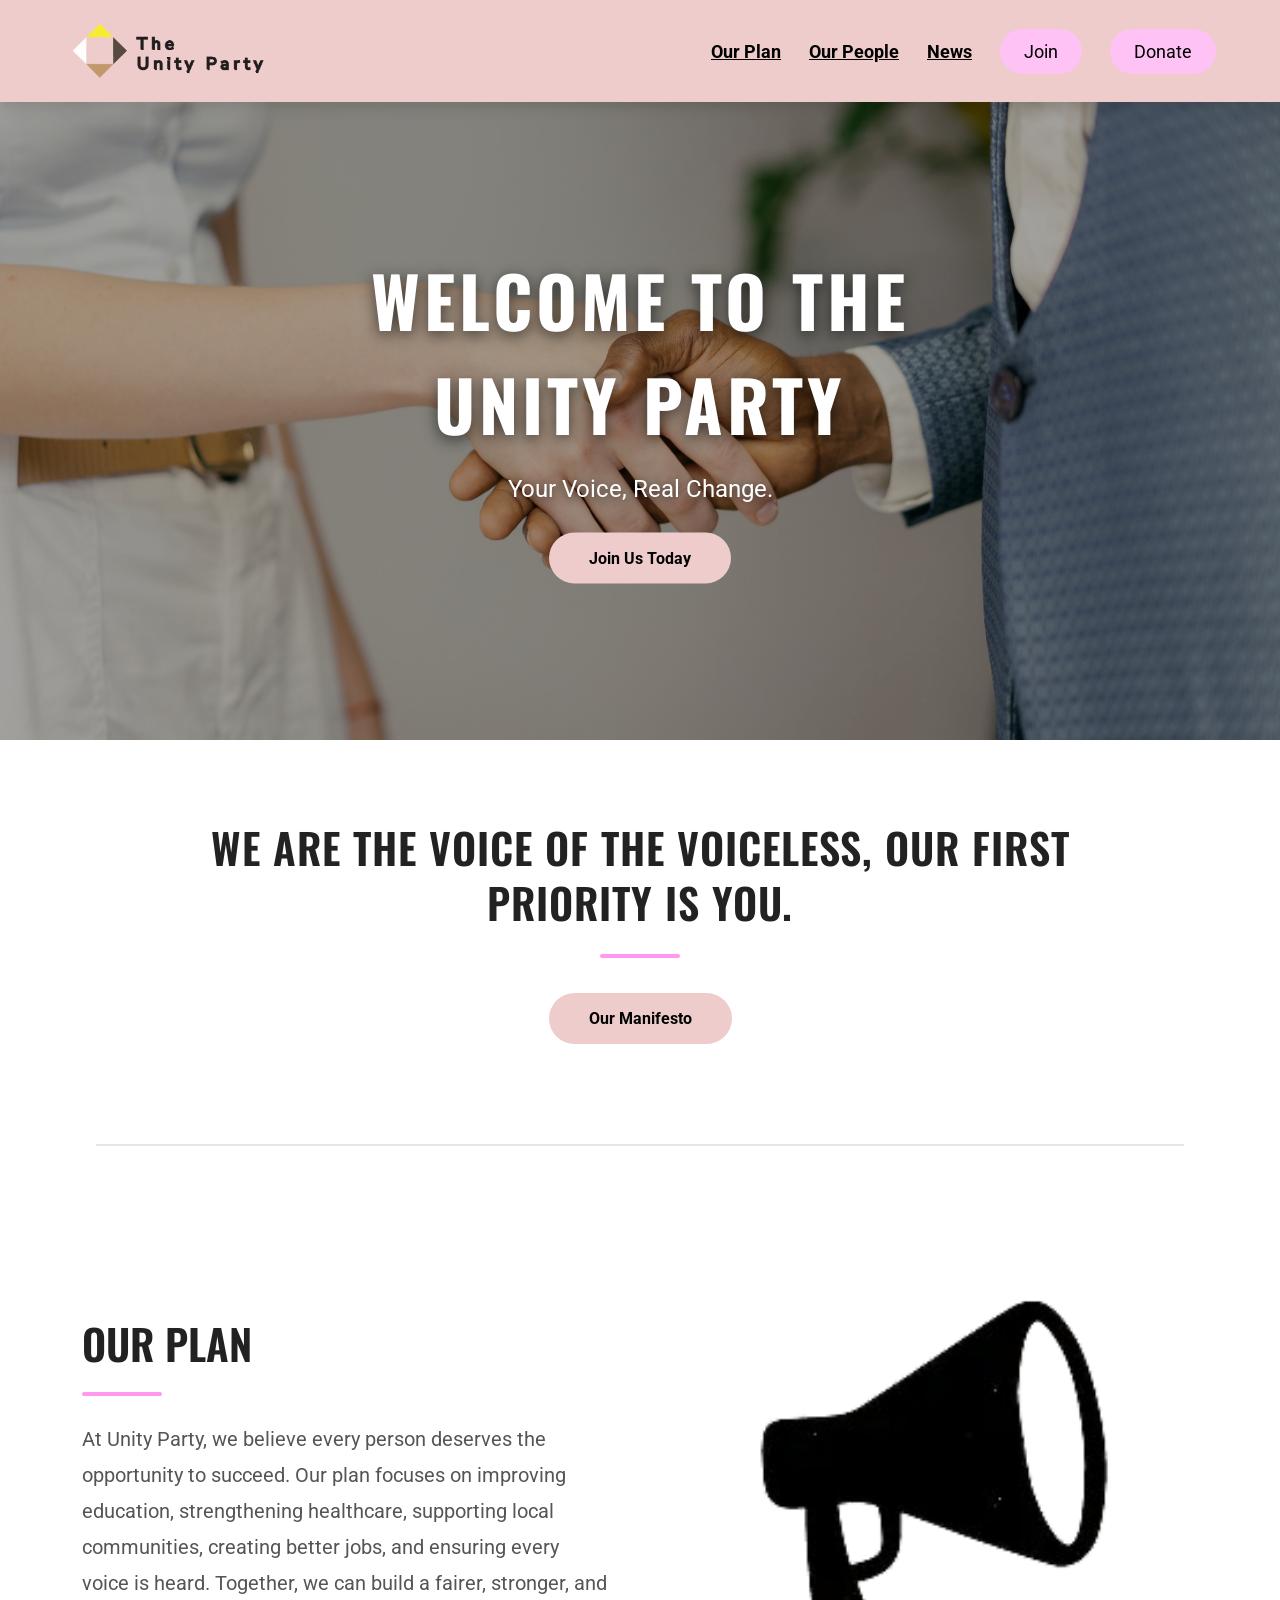
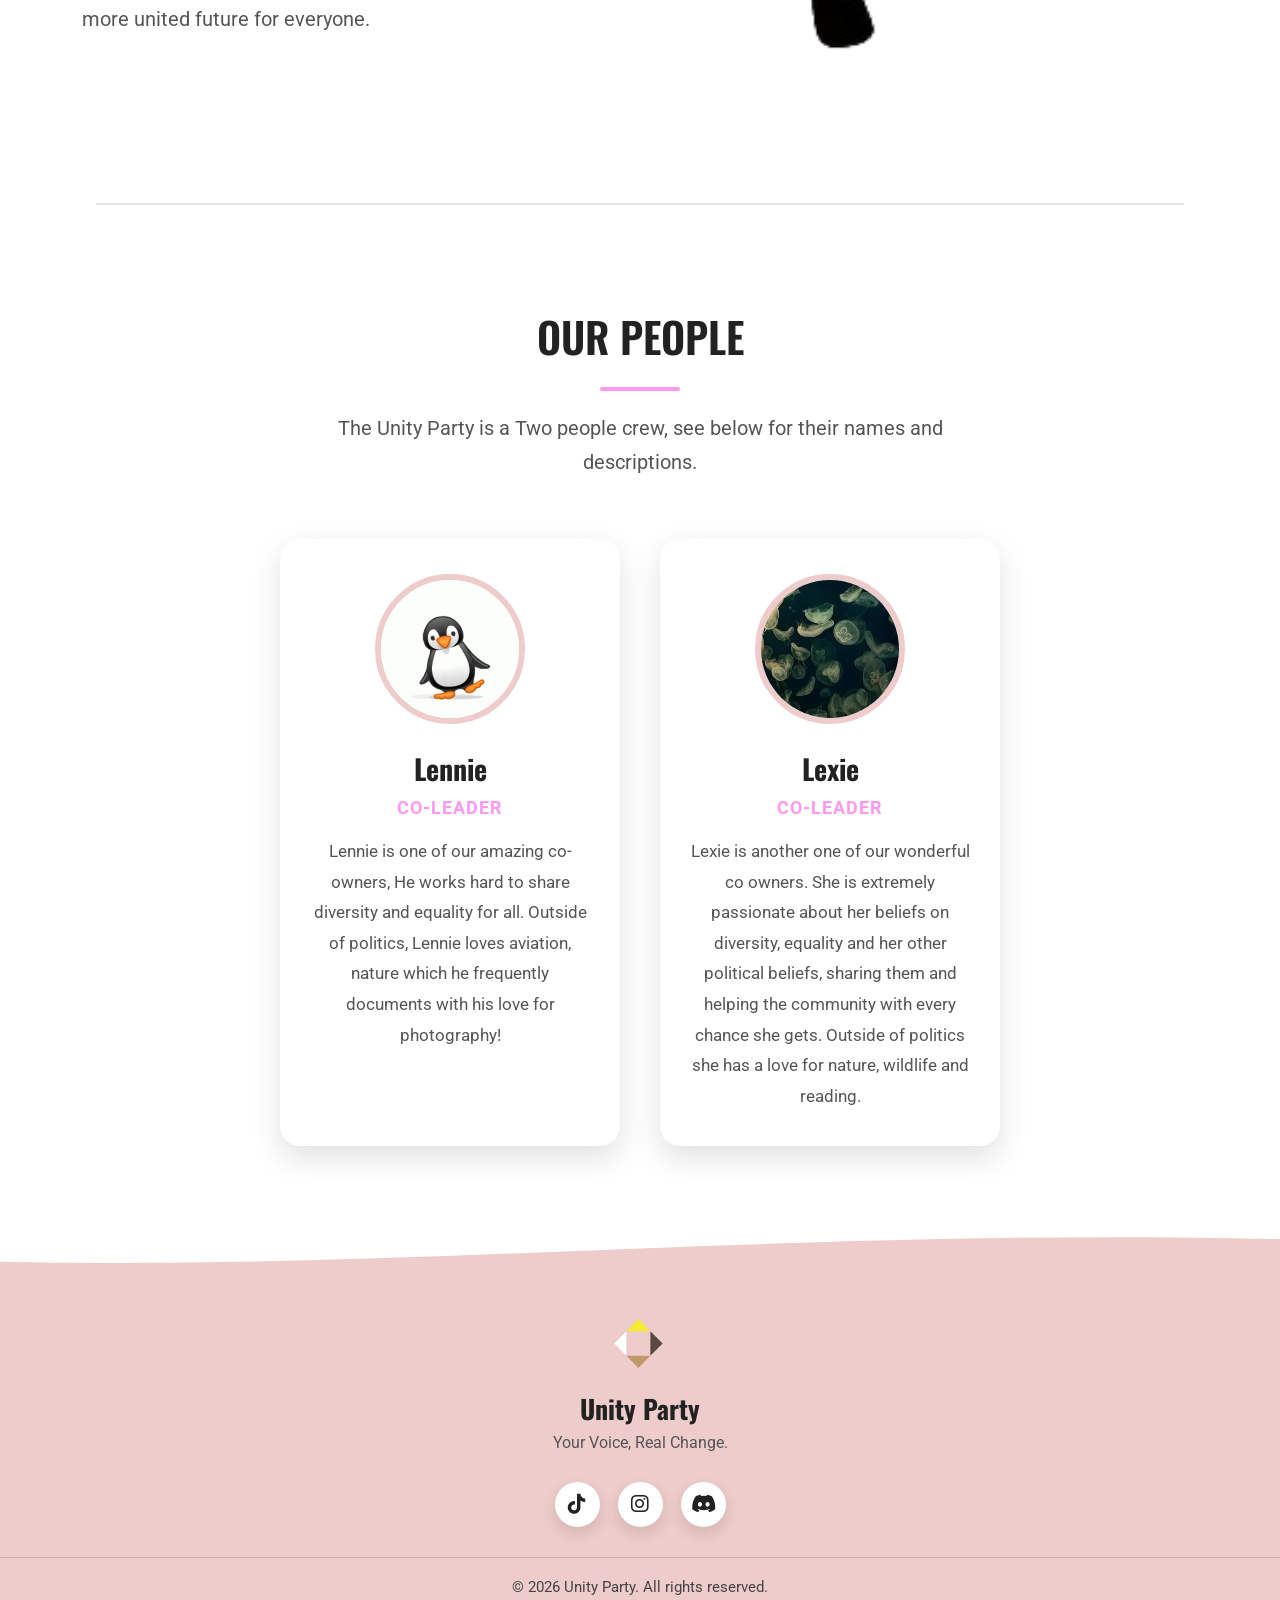
<file: index.html>
<!DOCTYPE html>
<html lang="en">

<head>
    <meta charset="UTF-8">
    <meta name="viewport" content="width=device-width, initial-scale=1.0">

    <title>Unity Party | Home </title>

    <link rel="stylesheet" href="style.css">
    <link rel="icon" type="image/png" href="Images/image2.png">

    <!-- Google Fonts -->
    <link href="https://fonts.googleapis.com/css2?family=Oswald:wght@400;600&family=Roboto:wght@300;400;500&display=swap" rel="stylesheet">
<link rel="stylesheet" href="https://cdnjs.cloudflare.com/ajax/libs/font-awesome/6.5.2/css/all.min.css">
</head>

<body>


<header>

    <div class="container nav">

        <a href="index.html" class="logo">
    <img src="Images/image.png" alt="Unity Party Logo">
</a>


        <!-- Burger Menu -->
        <div class="menu-toggle" id="menu-toggle">
            ☰
        </div>


        <!-- Navigation -->
        <nav id="nav-menu">

            <a href="#our-plan" id="about-link">Our Plan</a>

            <a href="#our-team">Our People</a>

            <a href="#">News</a>

            <a href="https://discord.gg/X6yXEaePAM" class="join">
                Join
            </a>

            <a href="https://tinyurl.com/ypsz2ztv" class="donate">
    Donate
</a>


        </nav>

    </div>

</header>



<!-- Hero Section -->

<section class="hero">

    <img src="Images/hero.png" alt="Unity Party Hero Image">


    <div class="hero-overlay">

        <h2>
            Welcome to the<br>
            Unity Party
        </h2>


        <p>
            Your Voice, Real Change.
        </p>


        <a href="https://discord.gg/X6yXEaePAM" target="_blank" rel="noopener noreferrer" class="hero-btn">
    Join Us Today
</a>


    </div>

</section>



<!-- Intro Section -->

<section class="intro">

    <h3>
        We are the voice of the voiceless, our first priority is you.
    </h3>


    <a href="manifesto.html" class="hero-btn">
    Our Manifesto
</a>

</section>



<!-- Divider -->

<hr class="section-divider">



<!-- Our Plan Section -->

<section class="our_plan" id="our-plan" style="scroll-margin-top:90px;">

    <div class="container plan-content">


        <!-- Text -->

        <div class="plan-text">

            <h3>
                Our Plan
            </h3>


            <p>
                At Unity Party, we believe every person deserves the opportunity to
                succeed. Our plan focuses on improving education, strengthening
                healthcare, supporting local communities, creating better jobs, and
                ensuring every voice is heard. Together, we can build a fairer,
                stronger, and more united future for everyone.
            </p>


        </div>



        <!-- Image -->

        <div class="plan-image">

            <img src="Images/MegaPhone.png" alt="Megaphone">

        </div>


    </div>

</section>

<hr class="section-divider">

<section class="team" id="our-team">

    <div class="container">

        <div class="team-heading">

            <h3>Our People</h3>

            <p>
                The Unity Party is a Two people crew, see below for their names and descriptions.
            </p>

        </div>

        <div class="team-grid">

            <!-- Profile 1 -->
            <div class="profile-card">

                <img src="Images/Lennie.gif" alt="Co-Founder 1">

                <h4>Lennie</h4>

                <h5>Co-Leader</h5>

                <p>
                    Lennie is one of our amazing co-owners, He works hard to share diversity and equality for all.
                    Outside of politics, Lennie loves aviation, nature which he frequently documents with his love for photography!
                </p>

            </div>

            <!-- Profile 2 -->
            <div class="profile-card">

                <img src="Images/Lexie.webp" alt="Co-Founder 2">

                <h4>Lexie</h4>

                <h5>Co-Leader</h5>

                <p>
                    Lexie is another one of our wonderful co owners. 
                    She is extremely passionate about her beliefs on diversity, equality and her other political beliefs, 
                    sharing them and helping the community with every chance she gets. Outside of politics she has a love for nature, wildlife and reading.
                </p>

            </div>

        </div>

    </div>

</section>



<!-- Burger Menu Script -->

<script>

const menuToggle = document.getElementById("menu-toggle");
const navMenu = document.getElementById("nav-menu");

menuToggle.addEventListener("click", () => {
    navMenu.classList.toggle("active");
});


const aboutLink = document.getElementById("about-link");

aboutLink.addEventListener("click", function(e){

    e.preventDefault();

    document.querySelector("#our-plan").scrollIntoView({
        behavior: "smooth",
        block: "start"
    });

});


</script>

<div class="footer-divider">
    <svg viewBox="0 0 1440 160" preserveAspectRatio="none">
        <path
d="M0,95 C450,120 900,5 1440,35 L1440,160 L0,160 Z"
fill="#EDCCCB">
</path>
    </svg>
</div>


<footer class="footer">

    <div class="container footer-content">

        <div class="footer-logo">
            <img src="Images/image2.png" alt="Unity Party Logo">
            <div>
                <h2>Unity Party</h2>
                <p>Your Voice, Real Change.</p>
            </div>
        </div>

        <div class="footer-socials">

            <a href="https://www.tiktok.com/@partyforunity" aria-label="TikTok">
                <i class="fab fa-tiktok"></i>
            </a>

            <a href="https://www.instagram.com/theunityparty__/" aria-label="Instagram">
                <i class="fab fa-instagram"></i>
            </a>

            <a href="https://discord.gg/k3SNpj9Q53" aria-label="Discord">
                <i class="fab fa-discord"></i>
            </a>

        </div>

    </div>

    <hr>

    <div class="footer-bottom">
        <p>© 2026 Unity Party. All rights reserved.</p>
    </div>

</footer>


</body>

</html>
</file>
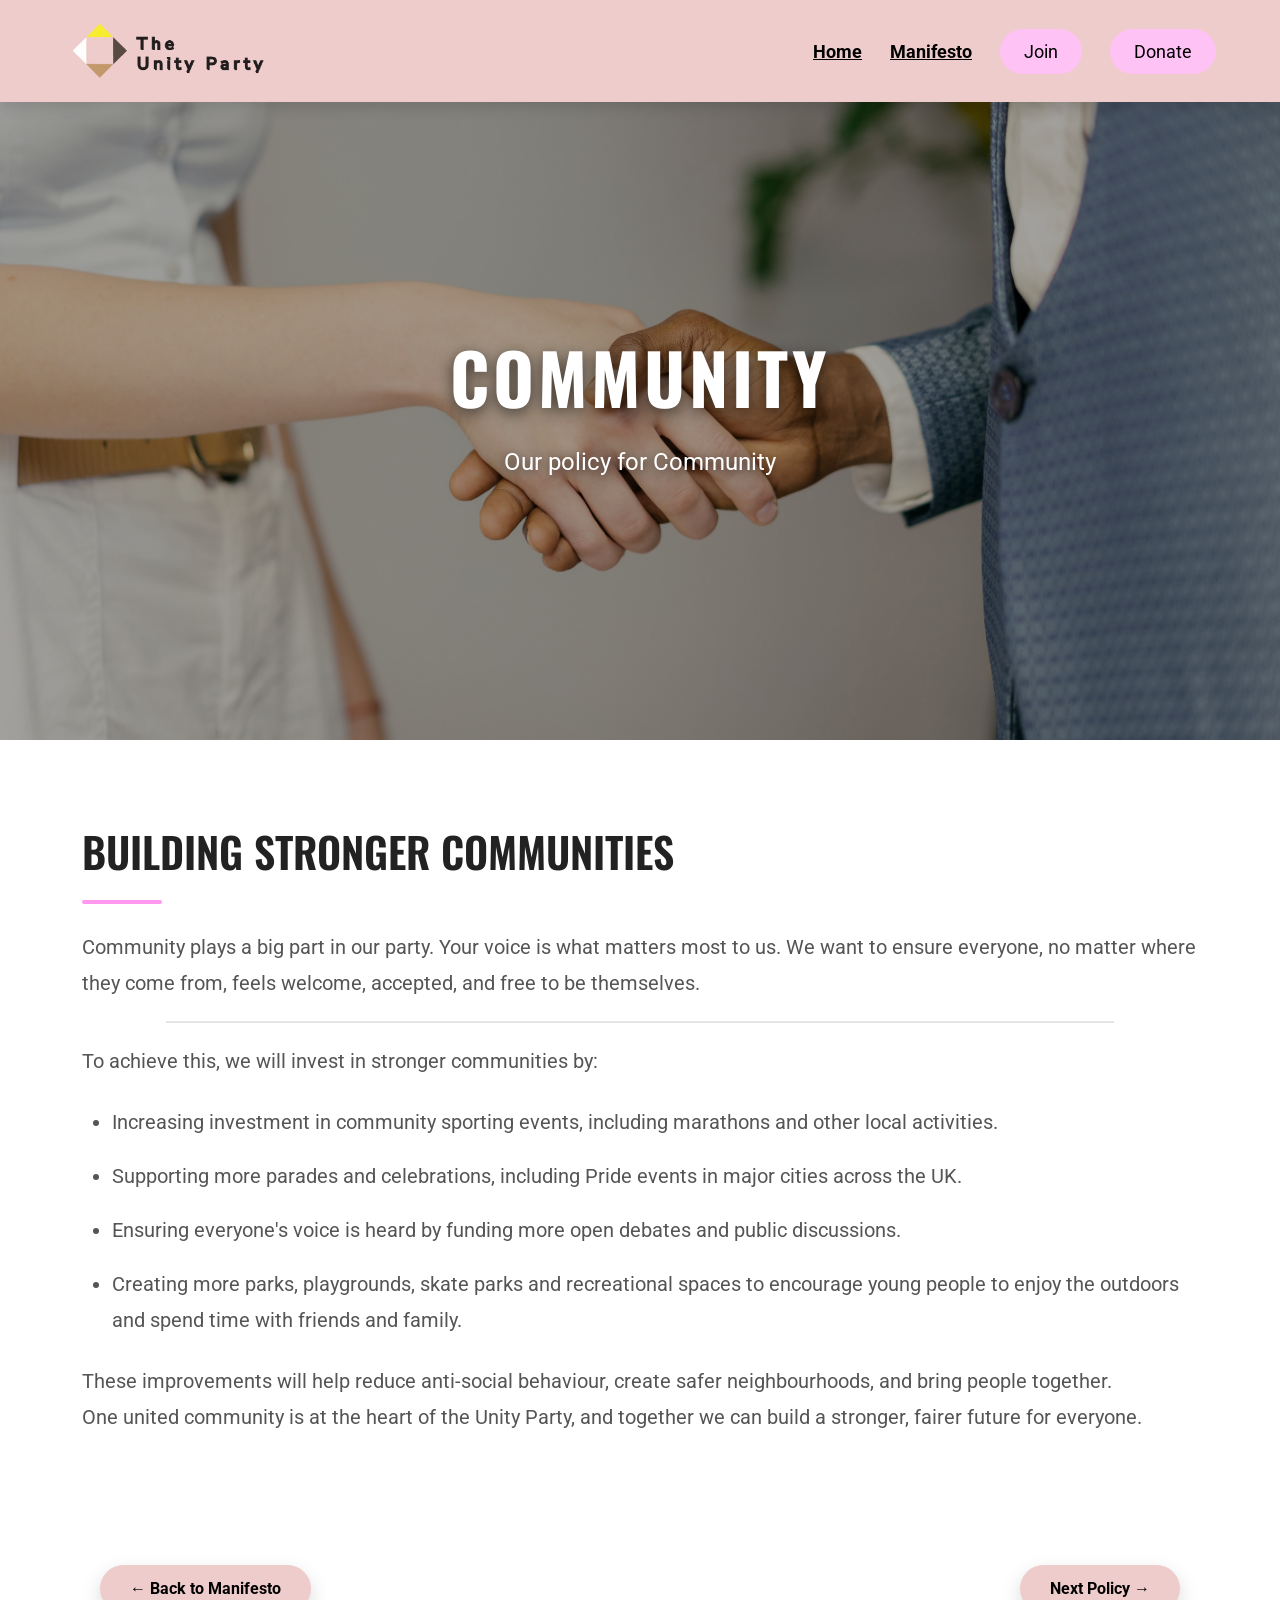
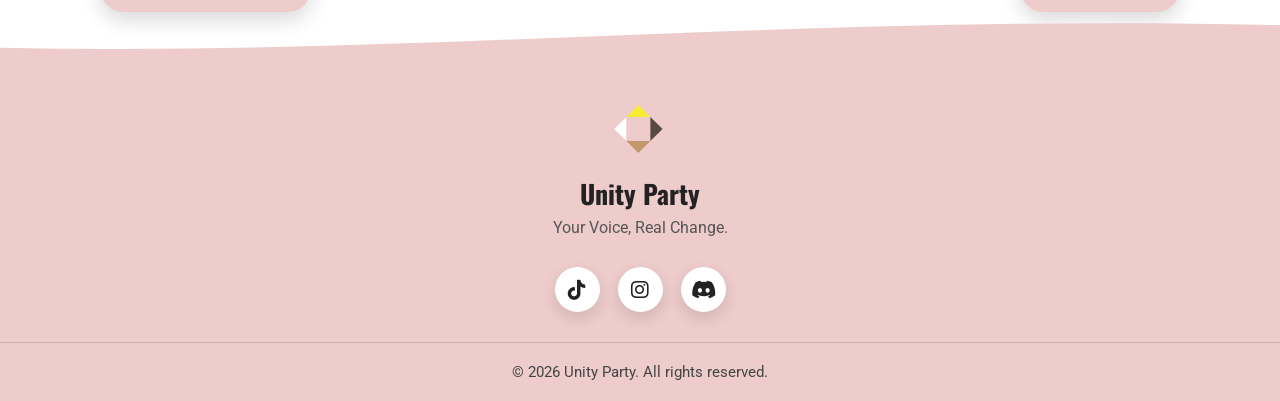
<file: community.html>
<!DOCTYPE html>
<html lang="en">

<head>
    <meta charset="UTF-8">
    <meta name="viewport" content="width=device-width, initial-scale=1.0">

    <title>Unity Party | Community</title>

    <link rel="stylesheet" href="style.css">
    <link rel="icon" type="image/png" href="Images/image2.png">

    <!-- Google Fonts -->
    <link href="https://fonts.googleapis.com/css2?family=Oswald:wght@400;600&family=Roboto:wght@300;400;500&display=swap" rel="stylesheet">
    <link rel="stylesheet" href="https://cdnjs.cloudflare.com/ajax/libs/font-awesome/6.5.2/css/all.min.css">
</head>

<body>

<header>

      <div class="container nav">

        <a href="index.html" class="logo">
            <img src="Images/image.png" alt="Unity Party Logo">
        </a>

        <!-- Burger Menu -->
        <div class="menu-toggle" id="menu-toggle">
            ☰
        </div>

        <!-- Navigation -->
        <nav id="nav-menu">

            <a href="index.html"> Home </a>

            <a href="manifesto.html">Manifesto </a>


            <a href="https://discord.gg/X6yXEaePAM" class="join">
                Join
            </a>

            <a href="https://tinyurl.com/ypsz2ztv" class="donate">
                Donate
            </a>

        </nav>

    </div>

</header>

<!-- Hero Section -->

<section class="hero">

    <img src="Images/hero.png" alt="Unity Party Community">

    <div class="hero-overlay">

        <h2>
            
            Community<br>
        </h2>

        <p>
            Our policy for Community
        </p>

        

    </div>

</section>

<!-- Page Content -->

<main style="min-height: 80vh;">

<section class="our_plan" id="our-plan" style="scroll-margin-top:90px;">

    <div class="container plan-content">


        <!-- Text -->

        <div class="plan-text">

            


           <h3>Building Stronger Communities</h3>

<p>
    Community plays a big part in our party. Your voice is what matters most to us.
    We want to ensure everyone, no matter where they come from, feels welcome,
    accepted, and free to be themselves.

</p>
<hr class="section-divider">
<p>
    To achieve this, we will invest in stronger communities by:
</p>

<ul class="community-list">
    <li>Increasing investment in community sporting events, including marathons and other local activities.</li>

    <li>Supporting more parades and celebrations, including Pride events in major cities across the UK.</li>

    <li>Ensuring everyone's voice is heard by funding more open debates and public discussions.</li>

    <li>Creating more parks, playgrounds, skate parks and recreational spaces to encourage young people to enjoy the outdoors and spend time with friends and family.</li>
</ul>

<p>
    These improvements will help reduce anti-social behaviour, create safer
    neighbourhoods, and bring people together.
</p>

<p>
    One united community is at the heart of the Unity Party, and together we
    can build a stronger, fairer future for everyone.
</p>




        </div>


    </div>

</section>


<div class="policy-navigation">

    <a href="manifesto.html" class="policy-btn">
        ← Back to Manifesto
    </a>

    <a href="housing.html" class="policy-btn">
        Next Policy →
    </a>

</div>




    
</main>

<!-- Burger Menu Script -->
<script>
const menuToggle = document.getElementById("menu-toggle");
const navMenu = document.getElementById("nav-menu");

menuToggle.addEventListener("click", () => {
    navMenu.classList.toggle("active");
});
</script>

<div class="footer-divider">
    <svg viewBox="0 0 1440 160" preserveAspectRatio="none">
        <path
            d="M0,95 C450,120 900,5 1440,35 L1440,160 L0,160 Z"
            fill="#EDCCCB">
        </path>
    </svg>
</div>

<footer class="footer">

    <div class="container footer-content">

        <div class="footer-logo">
            <img src="Images/image2.png" alt="Unity Party Logo">
            <div>
                <h2>Unity Party</h2>
                <p>Your Voice, Real Change.</p>
            </div>
        </div>

        <div class="footer-socials">

            <a href="https://www.tiktok.com/@partyforunity" aria-label="TikTok">
                <i class="fab fa-tiktok"></i>
            </a>

            <a href="https://www.instagram.com/theunityparty__/" aria-label="Instagram">
                <i class="fab fa-instagram"></i>
            </a>

            <a href="https://discord.gg/k3SNpj9Q53" aria-label="Discord">
                <i class="fab fa-discord"></i>
            </a>

        </div>

    </div>

    <hr>

    <div class="footer-bottom">
        <p>© 2026 Unity Party. All rights reserved.</p>
    </div>

</footer>

</body>

</html>
</file>
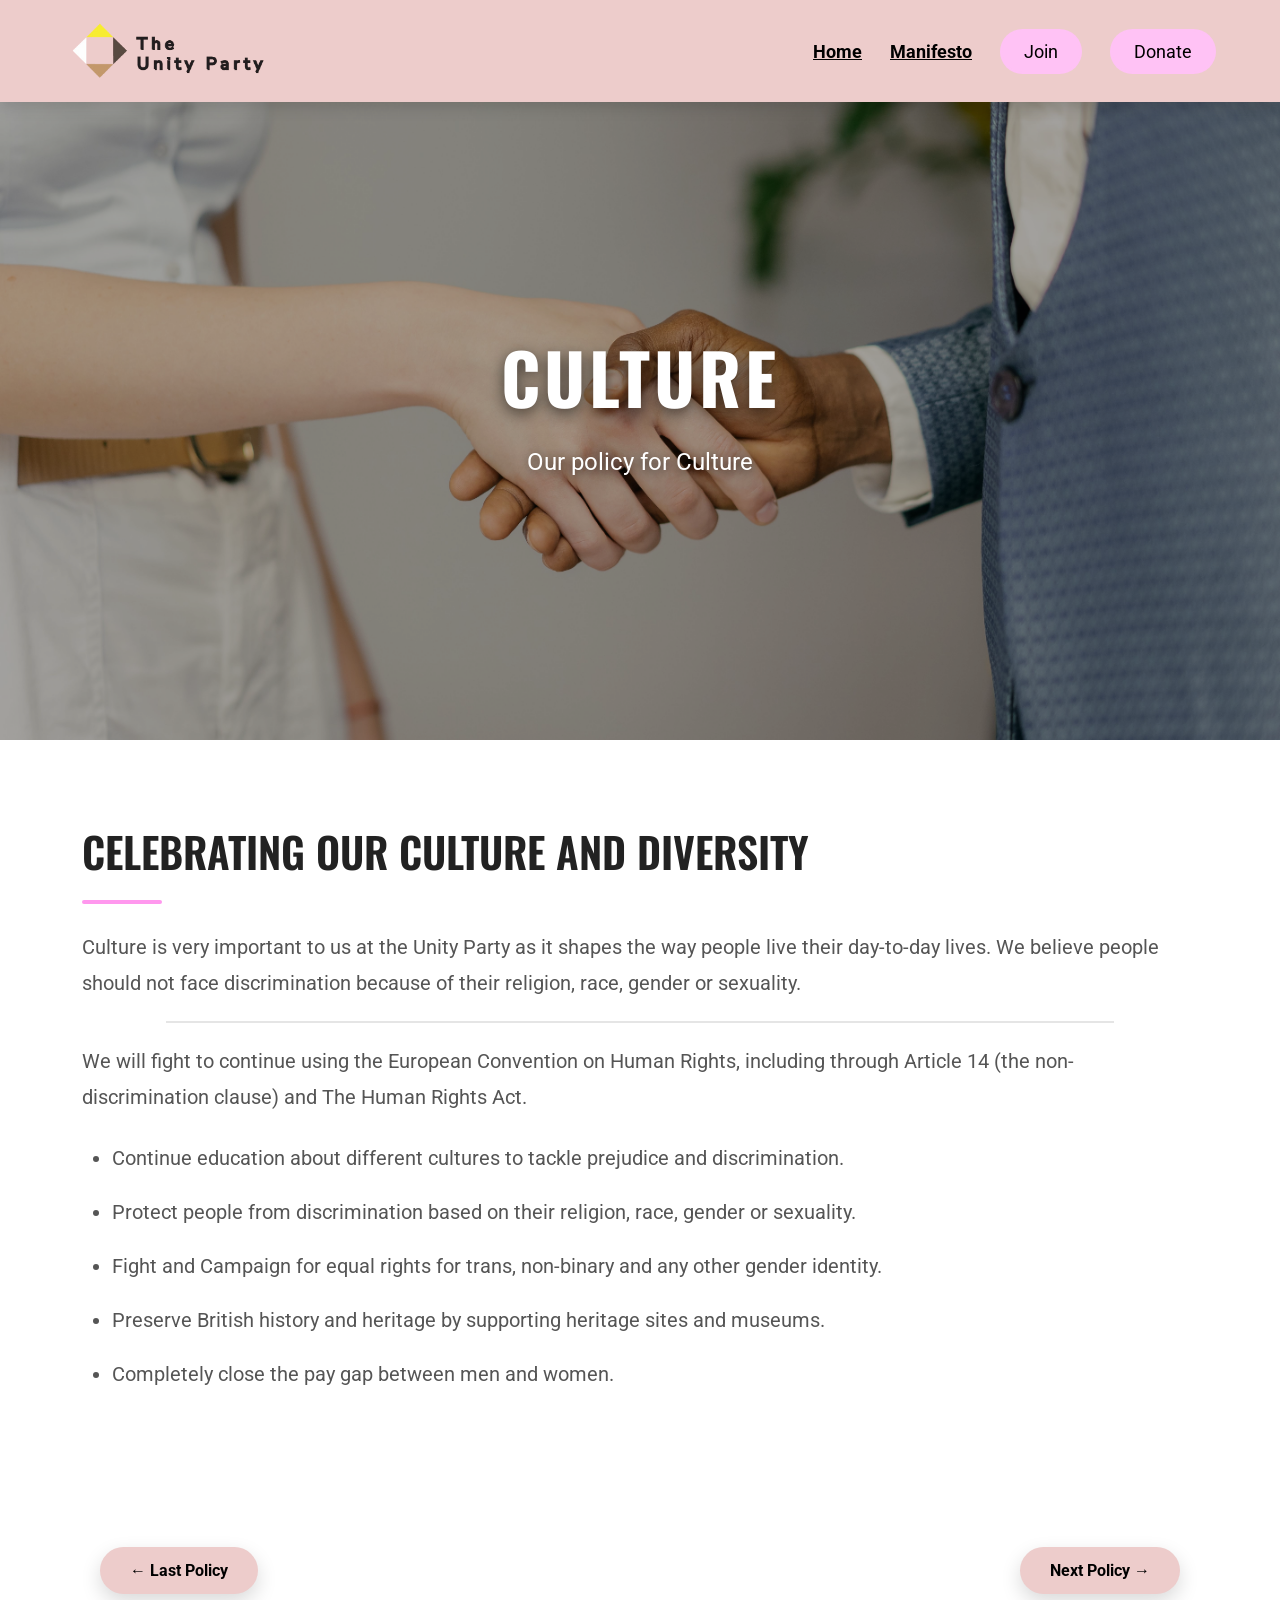
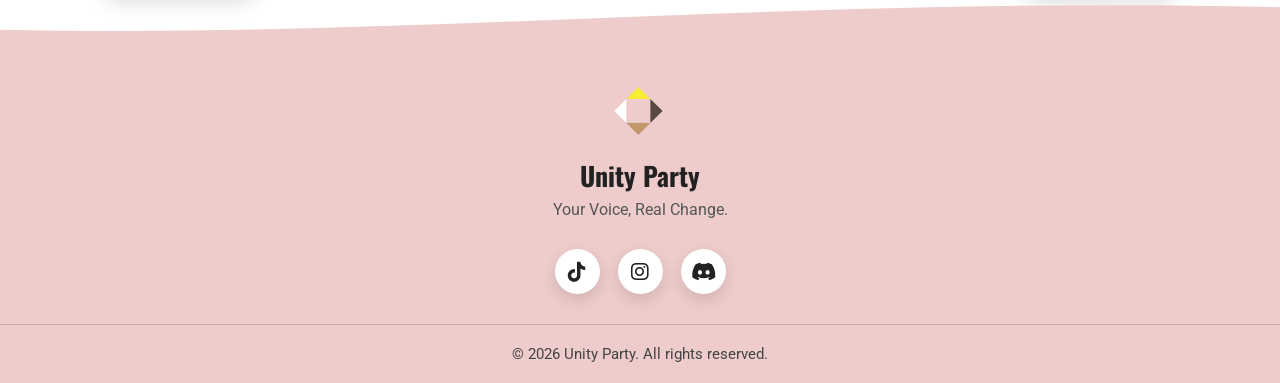
<file: culture.html>
<!DOCTYPE html>
<html lang="en">

<head>
    <meta charset="UTF-8">
    <meta name="viewport" content="width=device-width, initial-scale=1.0">

    <title>Unity Party | Culture</title>

    <link rel="stylesheet" href="style.css">
    <link rel="icon" type="image/png" href="Images/image2.png">

    <!-- Google Fonts -->
    <link href="https://fonts.googleapis.com/css2?family=Oswald:wght@400;600&family=Roboto:wght@300;400;500&display=swap" rel="stylesheet">
    <link rel="stylesheet" href="https://cdnjs.cloudflare.com/ajax/libs/font-awesome/6.5.2/css/all.min.css">
</head>

<body>

<header>

      <div class="container nav">

        <a href="index.html" class="logo">
            <img src="Images/image.png" alt="Unity Party Logo">
        </a>

        <!-- Burger Menu -->
        <div class="menu-toggle" id="menu-toggle">
            ☰
        </div>

        <!-- Navigation -->
        <nav id="nav-menu">

            <a href="index.html"> Home </a>

            <a href="manifesto.html">Manifesto </a>


            <a href="https://discord.gg/X6yXEaePAM" class="join">
                Join
            </a>

            <a href="https://tinyurl.com/ypsz2ztv" class="donate">
                Donate
            </a>

        </nav>

    </div>

</header>

<!-- Hero Section -->

<section class="hero">

    <img src="Images/hero.png" alt="Unity Party Community">

    <div class="hero-overlay">

        <h2>
            
            Culture<br>
        </h2>

        <p>
            Our policy for Culture
        </p>

        

    </div>

</section>

<!-- Page Content -->

<main style="min-height: 80vh;">

<section class="our_plan" id="our-plan" style="scroll-margin-top:90px;">

    <div class="container plan-content">


        <!-- Text -->

        <div class="plan-text">

            


           <h3>Celebrating Our Culture and Diversity</h3>

<p>
    Culture is very important to us at the Unity Party as it shapes the way people live their day-to-day lives. 
    We believe people should not face discrimination because of their religion, race, gender or sexuality.

</p>
<hr class="section-divider">
<p>
    We will fight to continue using the European Convention on Human Rights, including through Article 14 (the non-discrimination clause) and The Human Rights Act.
</p>

<ul class="community-list">
    <li>Continue education about different cultures to tackle prejudice and discrimination.</li>

    <li>Protect people from discrimination based on their religion, race, gender or sexuality.</li>

    <li>Fight and Campaign for equal rights for trans, non-binary and any other gender identity.</li>

    <li>Preserve British history and heritage by supporting heritage sites and museums.</li>

    <li>Completely close the pay gap between men and women.</li>
</ul>

        </div>


    </div>

</section>


<div class="policy-navigation">

    <a href="education.html" class="policy-btn">
        ← Last Policy
    </a>

    <a href=".html" class="policy-btn">
        Next Policy →
    </a>

</div>




    
</main>

<!-- Burger Menu Script -->
<script>
const menuToggle = document.getElementById("menu-toggle");
const navMenu = document.getElementById("nav-menu");

menuToggle.addEventListener("click", () => {
    navMenu.classList.toggle("active");
});
</script>

<div class="footer-divider">
    <svg viewBox="0 0 1440 160" preserveAspectRatio="none">
        <path
            d="M0,95 C450,120 900,5 1440,35 L1440,160 L0,160 Z"
            fill="#EDCCCB">
        </path>
    </svg>
</div>

<footer class="footer">

    <div class="container footer-content">

        <div class="footer-logo">
            <img src="Images/image2.png" alt="Unity Party Logo">
            <div>
                <h2>Unity Party</h2>
                <p>Your Voice, Real Change.</p>
            </div>
        </div>

        <div class="footer-socials">

            <a href="https://www.tiktok.com/@partyforunity" aria-label="TikTok">
                <i class="fab fa-tiktok"></i>
            </a>

            <a href="https://www.instagram.com/theunityparty__/" aria-label="Instagram">
                <i class="fab fa-instagram"></i>
            </a>

            <a href="https://discord.gg/k3SNpj9Q53" aria-label="Discord">
                <i class="fab fa-discord"></i>
            </a>

        </div>

    </div>

    <hr>

    <div class="footer-bottom">
        <p>© 2026 Unity Party. All rights reserved.</p>
    </div>

</footer>

</body>

</html>
</file>
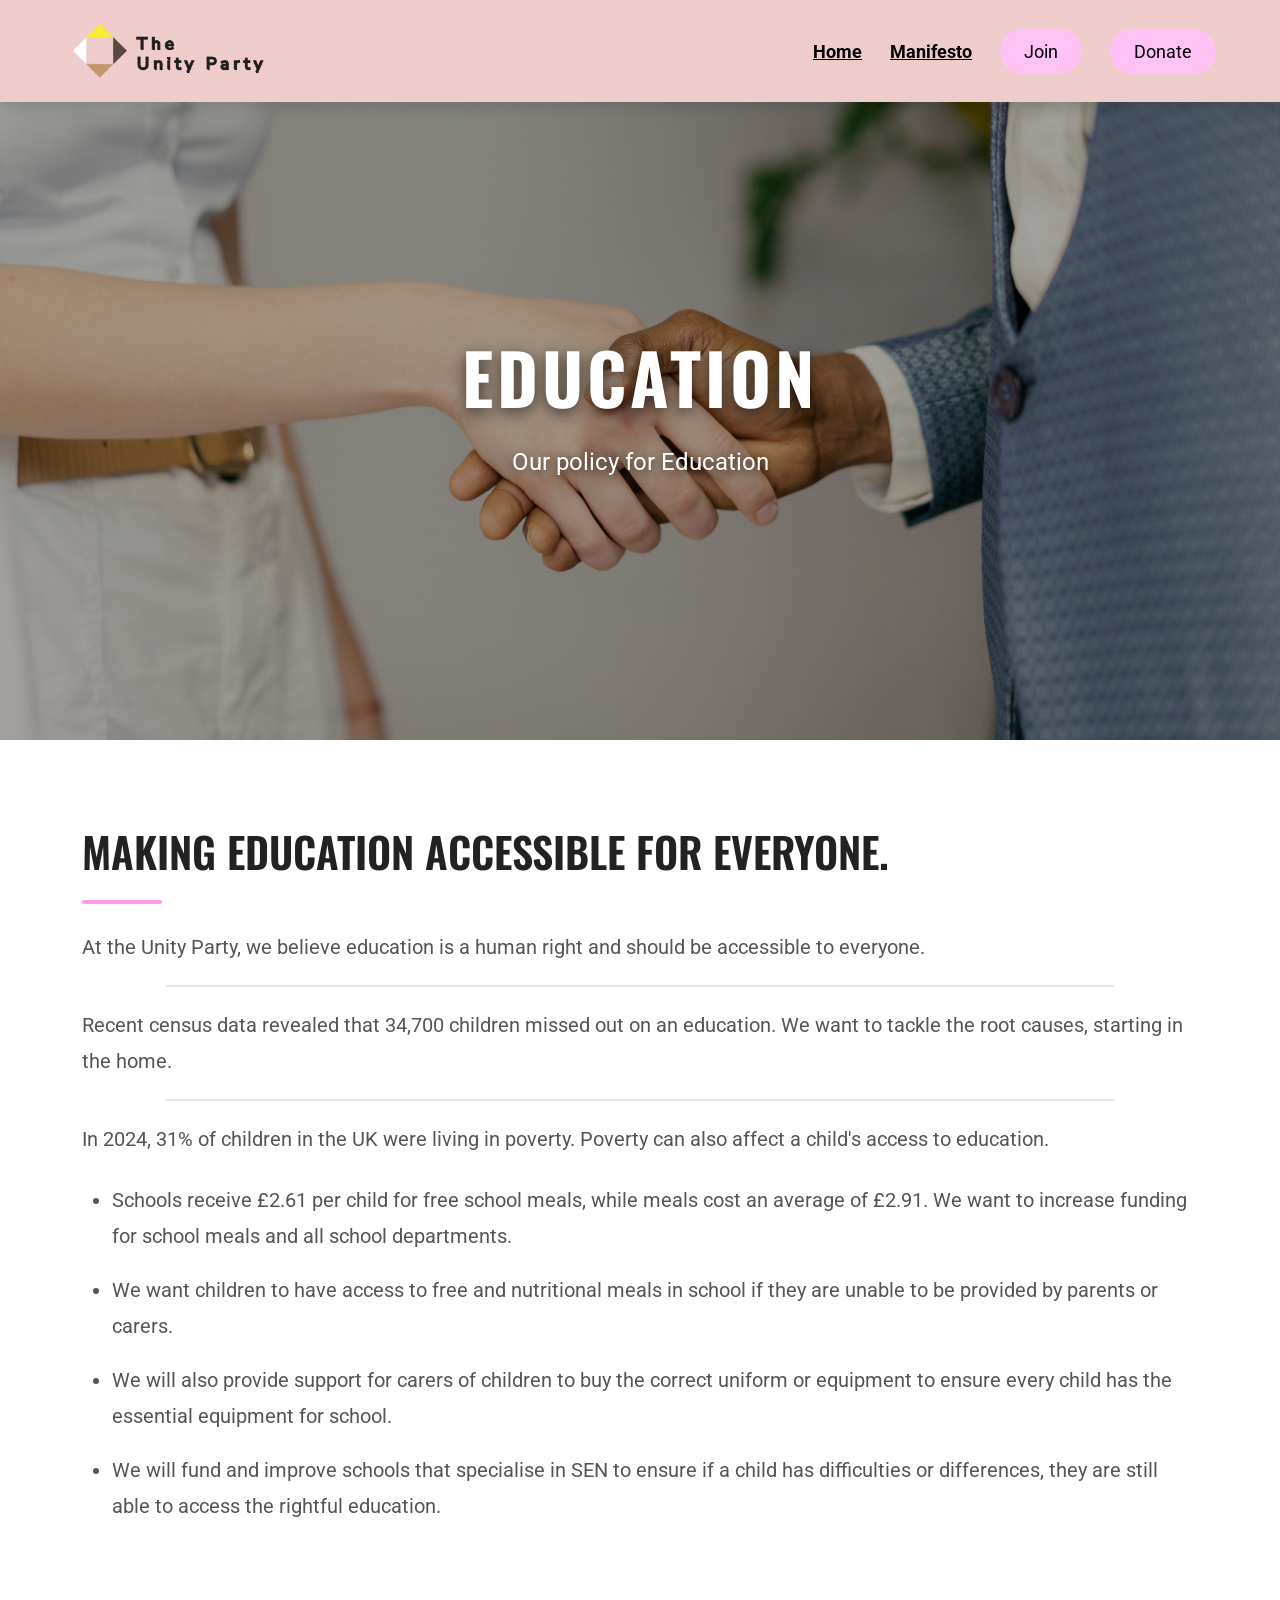
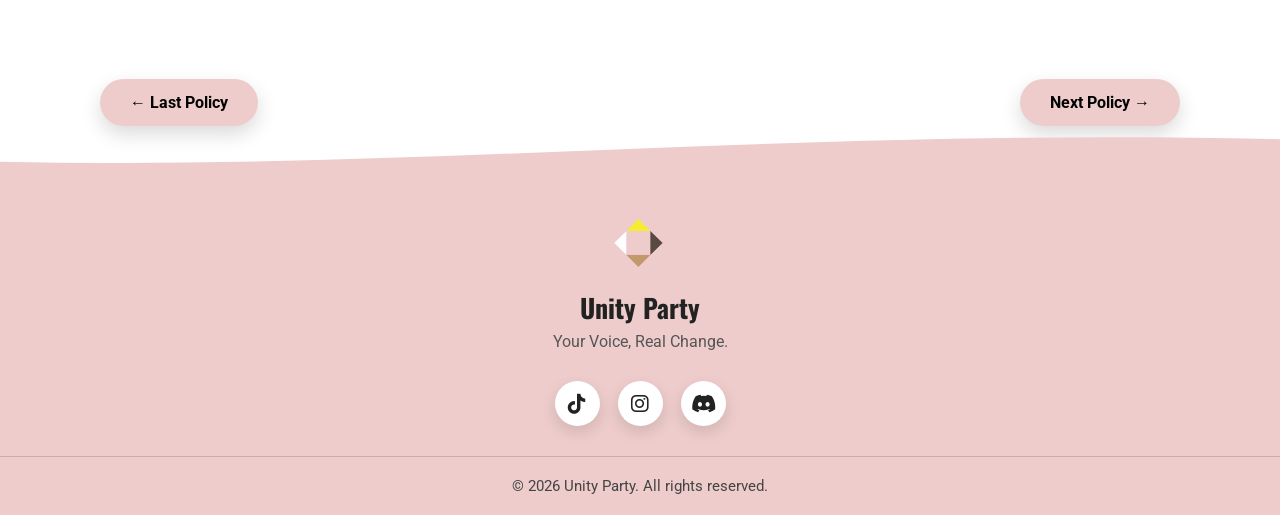
<file: education.html>
<!DOCTYPE html>
<html lang="en">

<head>
    <meta charset="UTF-8">
    <meta name="viewport" content="width=device-width, initial-scale=1.0">

    <title>Unity Party | Education</title>

    <link rel="stylesheet" href="style.css">
    <link rel="icon" type="image/png" href="Images/image2.png">

    <!-- Google Fonts -->
    <link href="https://fonts.googleapis.com/css2?family=Oswald:wght@400;600&family=Roboto:wght@300;400;500&display=swap" rel="stylesheet">
    <link rel="stylesheet" href="https://cdnjs.cloudflare.com/ajax/libs/font-awesome/6.5.2/css/all.min.css">
</head>

<body>

<header>

      <div class="container nav">

        <a href="index.html" class="logo">
            <img src="Images/image.png" alt="Unity Party Logo">
        </a>

        <!-- Burger Menu -->
        <div class="menu-toggle" id="menu-toggle">
            ☰
        </div>

        <!-- Navigation -->
        <nav id="nav-menu">

            <a href="index.html"> Home </a>

            <a href="manifesto.html">Manifesto </a>


            <a href="https://discord.gg/X6yXEaePAM" class="join">
                Join
            </a>

            <a href="https://tinyurl.com/ypsz2ztv" class="donate">
                Donate
            </a>

        </nav>

    </div>

</header>

<!-- Hero Section -->

<section class="hero">

    <img src="Images/hero.png" alt="Unity Party Community">

    <div class="hero-overlay">

        <h2>
            
            Education<br>
        </h2>

        <p>
            Our policy for Education
        </p>

        

    </div>

</section>

<!-- Page Content -->

<main style="min-height: 80vh;">

<section class="our_plan" id="our-plan" style="scroll-margin-top:90px;">

    <div class="container plan-content">


        <!-- Text -->

        <div class="plan-text">

            


           <h3>Making Education Accessible for Everyone.</h3>

<p>
    At the Unity Party, we believe education is a human right and should be accessible to everyone.

</p>
<hr class="section-divider">
<p>
   Recent census data revealed that 34,700 children missed out on an education. We want to tackle the root causes, starting in the home.
</p>
<hr class="section-divider">
<p>
    In 2024, 31% of children in the UK were living in poverty. Poverty can also affect a child's access to education.
</p>

<ul class="community-list">
    <li>Schools receive £2.61 per child for free school meals, while meals cost an average of £2.91. We want to increase funding for school meals and all school departments.</li>

    <li>We want children to have access to free and nutritional meals in school if they are unable to be provided by parents or carers.</li>

    <li>We will also provide support for carers of children to buy the correct uniform or equipment to ensure every child has the essential equipment for school.</li>

    <li>We will fund and improve schools that specialise in SEN to ensure if a child has difficulties or differences, they are still able to access the rightful education.</li>
</ul>

        </div>


    </div>

</section>


<div class="policy-navigation">

    <a href="transport.html" class="policy-btn">
        ← Last Policy
    </a>

    <a href="culture.html" class="policy-btn">
        Next Policy →
    </a>

</div>




    
</main>

<!-- Burger Menu Script -->
<script>
const menuToggle = document.getElementById("menu-toggle");
const navMenu = document.getElementById("nav-menu");

menuToggle.addEventListener("click", () => {
    navMenu.classList.toggle("active");
});
</script>

<div class="footer-divider">
    <svg viewBox="0 0 1440 160" preserveAspectRatio="none">
        <path
            d="M0,95 C450,120 900,5 1440,35 L1440,160 L0,160 Z"
            fill="#EDCCCB">
        </path>
    </svg>
</div>

<footer class="footer">

    <div class="container footer-content">

        <div class="footer-logo">
            <img src="Images/image2.png" alt="Unity Party Logo">
            <div>
                <h2>Unity Party</h2>
                <p>Your Voice, Real Change.</p>
            </div>
        </div>

        <div class="footer-socials">

            <a href="https://www.tiktok.com/@partyforunity" aria-label="TikTok">
                <i class="fab fa-tiktok"></i>
            </a>

            <a href="https://www.instagram.com/theunityparty__/" aria-label="Instagram">
                <i class="fab fa-instagram"></i>
            </a>

            <a href="https://discord.gg/k3SNpj9Q53" aria-label="Discord">
                <i class="fab fa-discord"></i>
            </a>

        </div>

    </div>

    <hr>

    <div class="footer-bottom">
        <p>© 2026 Unity Party. All rights reserved.</p>
    </div>

</footer>

</body>

</html>
</file>
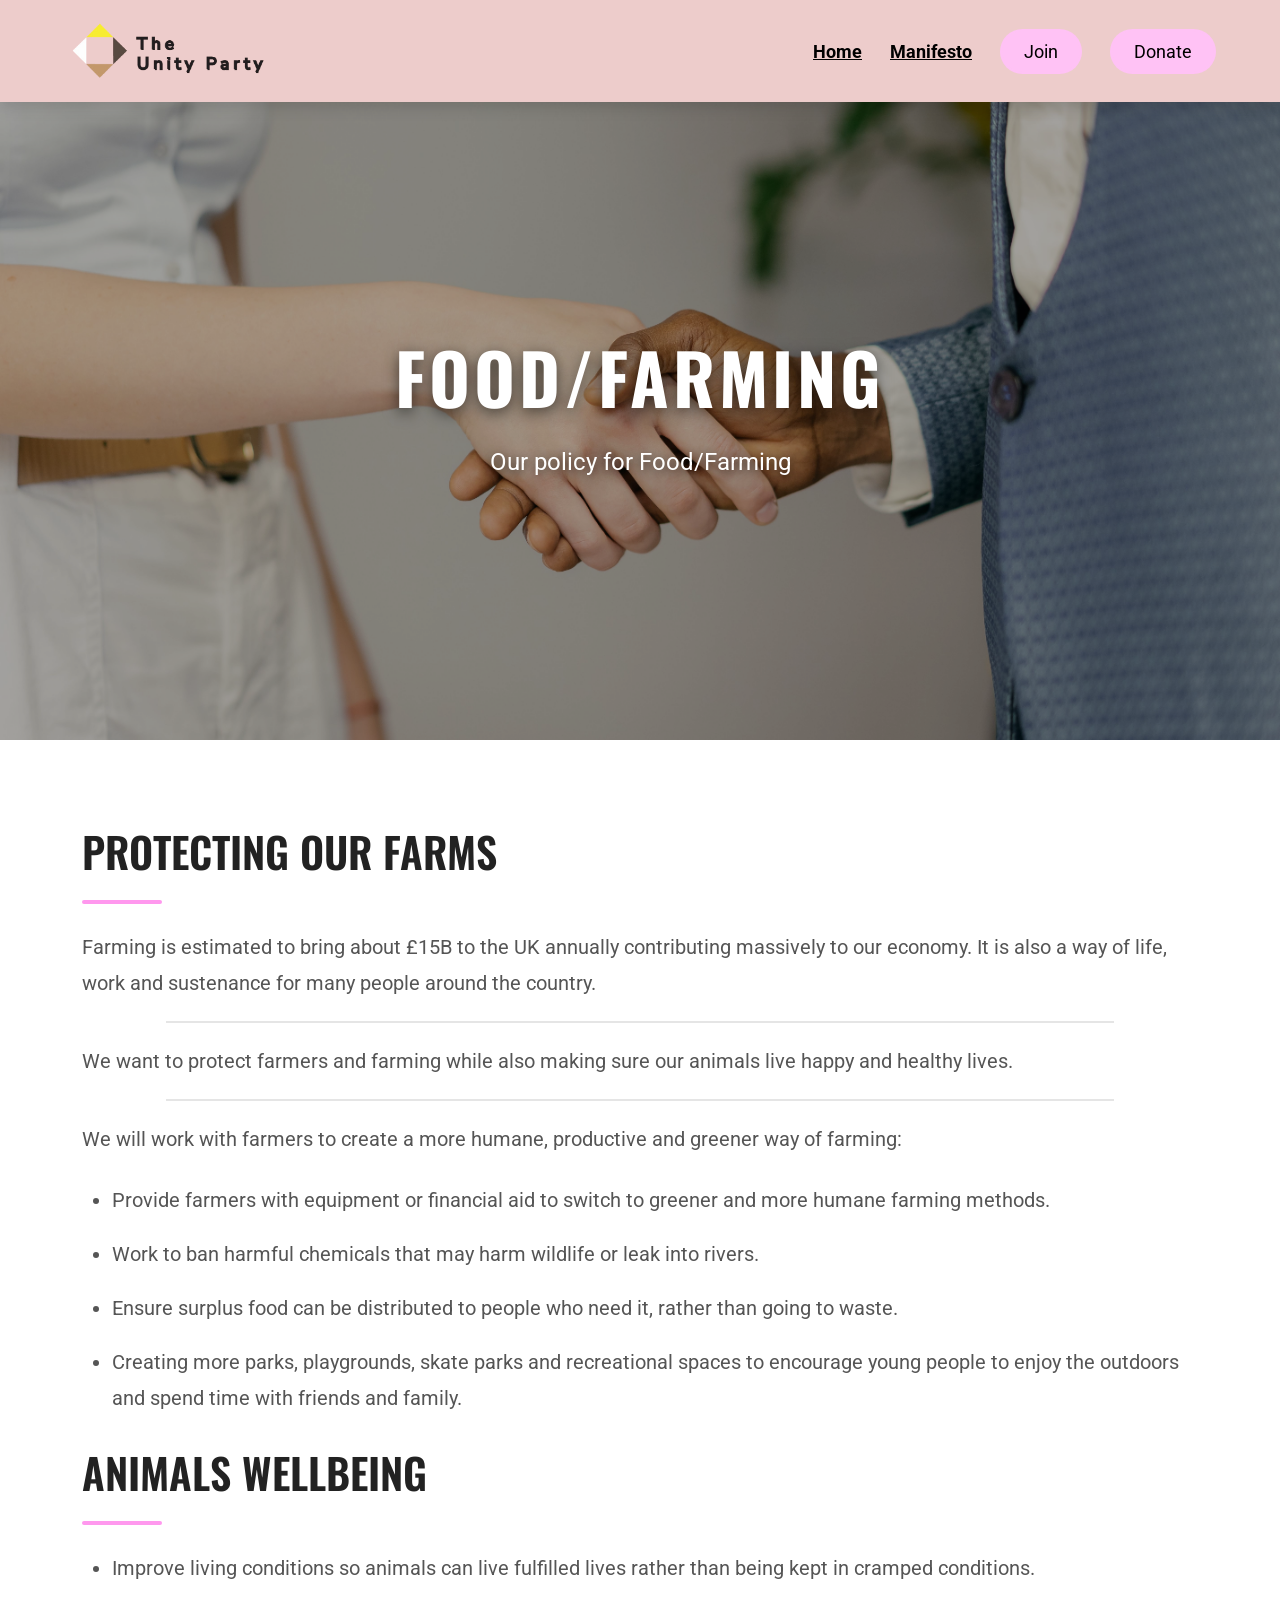
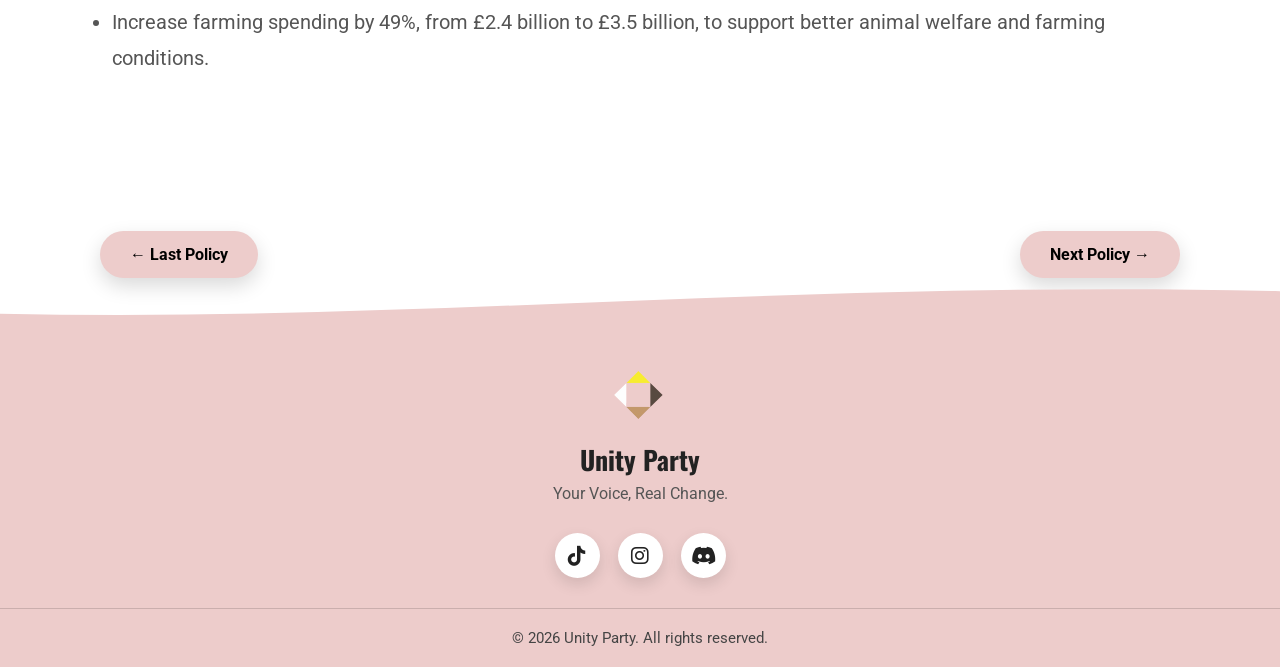
<file: farming.html>
<!DOCTYPE html>
<html lang="en">

<head>
    <meta charset="UTF-8">
    <meta name="viewport" content="width=device-width, initial-scale=1.0">

    <title>Unity Party | Farming</title>

    <link rel="stylesheet" href="style.css">
    <link rel="icon" type="image/png" href="Images/image2.png">

    <!-- Google Fonts -->
    <link href="https://fonts.googleapis.com/css2?family=Oswald:wght@400;600&family=Roboto:wght@300;400;500&display=swap" rel="stylesheet">
    <link rel="stylesheet" href="https://cdnjs.cloudflare.com/ajax/libs/font-awesome/6.5.2/css/all.min.css">
</head>

<body>

<header>

      <div class="container nav">

        <a href="index.html" class="logo">
            <img src="Images/image.png" alt="Unity Party Logo">
        </a>

        <!-- Burger Menu -->
        <div class="menu-toggle" id="menu-toggle">
            ☰
        </div>

        <!-- Navigation -->
        <nav id="nav-menu">

            <a href="index.html"> Home </a>

            <a href="manifesto.html">Manifesto </a>


            <a href="https://discord.gg/X6yXEaePAM" class="join">
                Join
            </a>

            <a href="https://tinyurl.com/ypsz2ztv" class="donate">
                Donate
            </a>

        </nav>

    </div>

</header>

<!-- Hero Section -->

<section class="hero">

    <img src="Images/hero.png" alt="Unity Party Community">

    <div class="hero-overlay">

        <h2>
            
            Food/Farming<br>
        </h2>

        <p>
            Our policy for Food/Farming
        </p>

        

    </div>

</section>

<!-- Page Content -->

<main style="min-height: 80vh;">

<section class="our_plan" id="our-plan" style="scroll-margin-top:90px;">

    <div class="container plan-content">


        <!-- Text -->

        <div class="plan-text">

            


           <h3>Protecting our Farms</h3>

<p>
    Farming is estimated to bring about £15B to the UK annually contributing massively to our economy. 
    It is also a way of life, work and sustenance for many people around the country. 

</p>
<hr class="section-divider">
<p>
    We want to protect farmers and farming while also making sure our animals live happy and healthy lives.
</p>
<hr class="section-divider">
<p>
    We will work with farmers to create a more humane, productive and greener way of farming:
</p>

<ul class="community-list">
    <li>Provide farmers with equipment or financial aid to switch to greener and more humane farming methods.</li>

    <li>Work to ban harmful chemicals that may harm wildlife or leak into rivers.</li>

    <li>Ensure surplus food can be distributed to people who need it, rather than going to waste.</li>

    <li>Creating more parks, playgrounds, skate parks and recreational spaces to encourage young people to enjoy the outdoors and spend time with friends and family.</li>
</ul>


<h3>Animals Wellbeing</h3>

<ul class="community-list">
    <li>Improve living conditions so animals can live fulfilled lives rather than being kept in cramped conditions.</li>

    <li>Increase farming spending by 49%, from £2.4 billion to £3.5 billion, to support better animal welfare and farming conditions.</li>

</ul>

        </div>


    </div>

</section>


<div class="policy-navigation">

    <a href="nature.html" class="policy-btn">
        ← Last Policy
    </a>

    <a href="transport.html" class="policy-btn">
        Next Policy →
    </a>

</div>




    
</main>

<!-- Burger Menu Script -->
<script>
const menuToggle = document.getElementById("menu-toggle");
const navMenu = document.getElementById("nav-menu");

menuToggle.addEventListener("click", () => {
    navMenu.classList.toggle("active");
});
</script>

<div class="footer-divider">
    <svg viewBox="0 0 1440 160" preserveAspectRatio="none">
        <path
            d="M0,95 C450,120 900,5 1440,35 L1440,160 L0,160 Z"
            fill="#EDCCCB">
        </path>
    </svg>
</div>

<footer class="footer">

    <div class="container footer-content">

        <div class="footer-logo">
            <img src="Images/image2.png" alt="Unity Party Logo">
            <div>
                <h2>Unity Party</h2>
                <p>Your Voice, Real Change.</p>
            </div>
        </div>

        <div class="footer-socials">

            <a href="https://www.tiktok.com/@partyforunity" aria-label="TikTok">
                <i class="fab fa-tiktok"></i>
            </a>

            <a href="https://www.instagram.com/theunityparty__/" aria-label="Instagram">
                <i class="fab fa-instagram"></i>
            </a>

            <a href="https://discord.gg/k3SNpj9Q53" aria-label="Discord">
                <i class="fab fa-discord"></i>
            </a>

        </div>

    </div>

    <hr>

    <div class="footer-bottom">
        <p>© 2026 Unity Party. All rights reserved.</p>
    </div>

</footer>

</body>

</html>
</file>
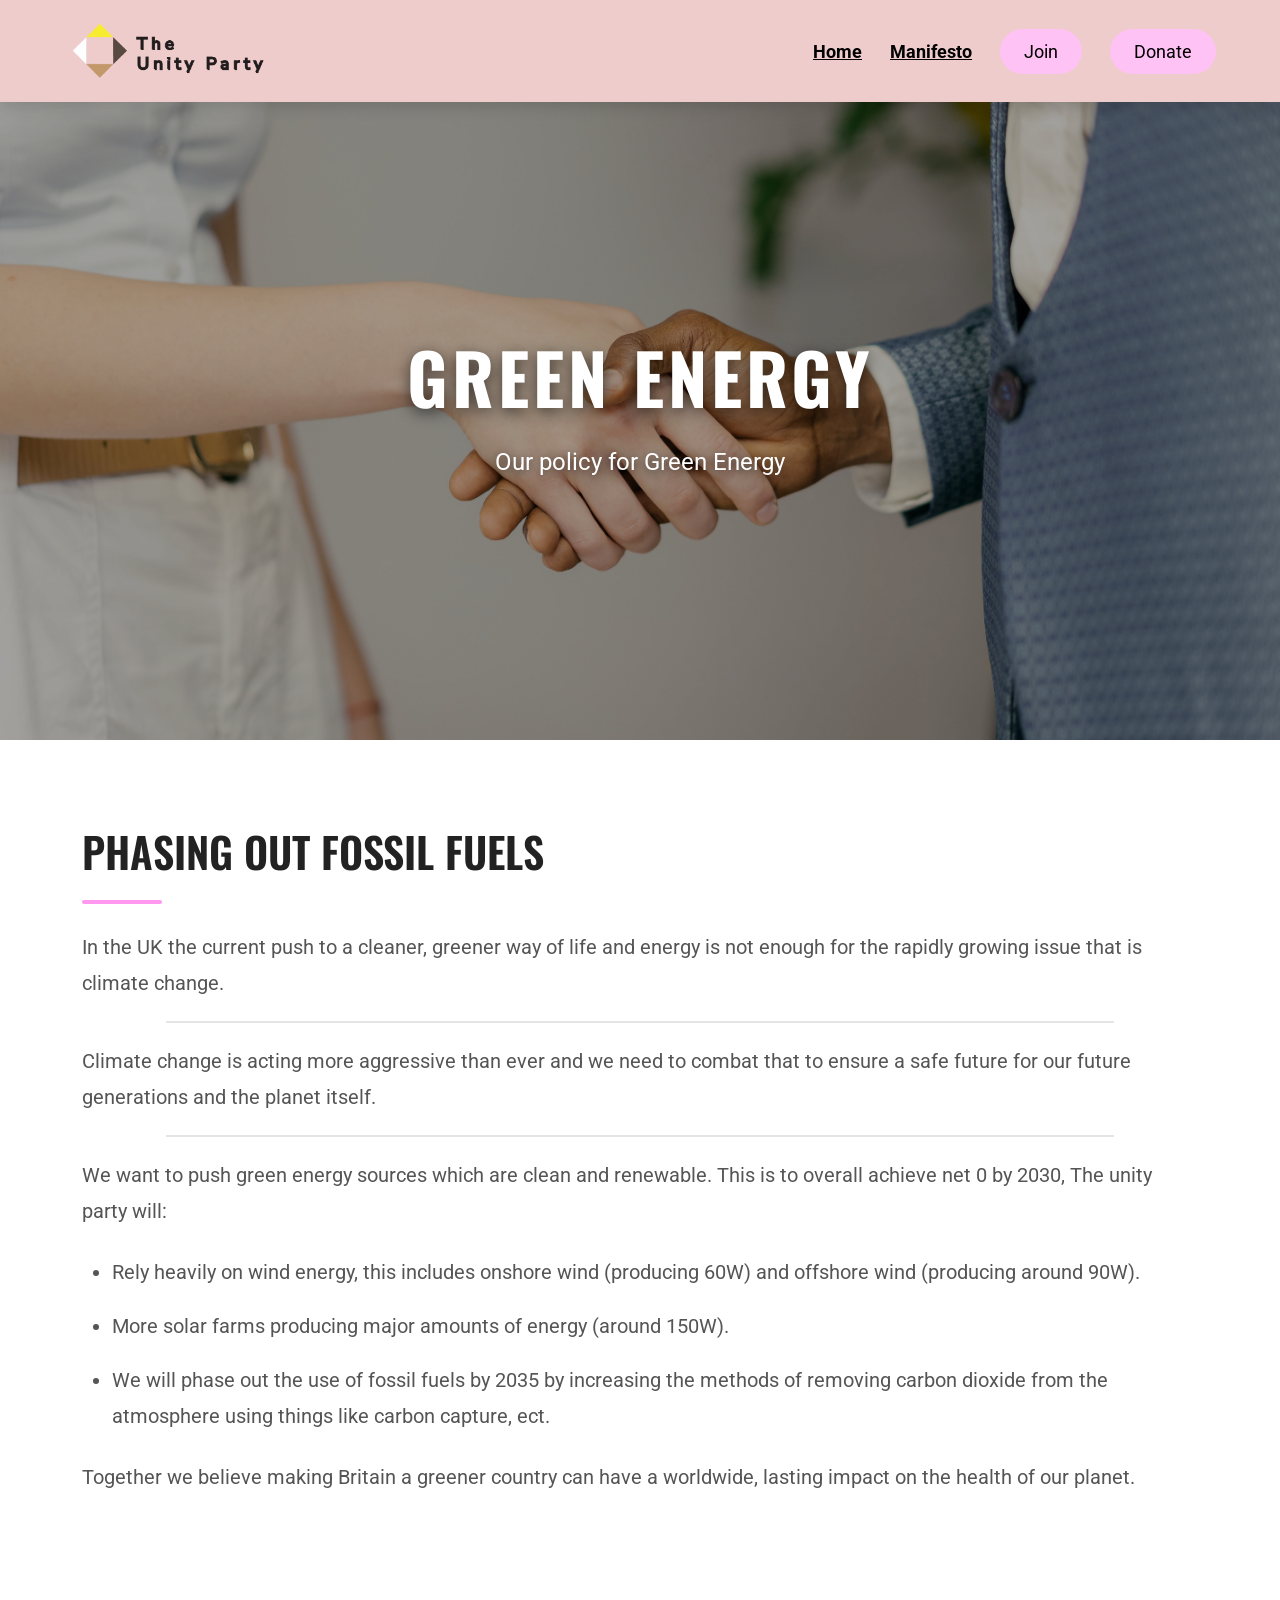
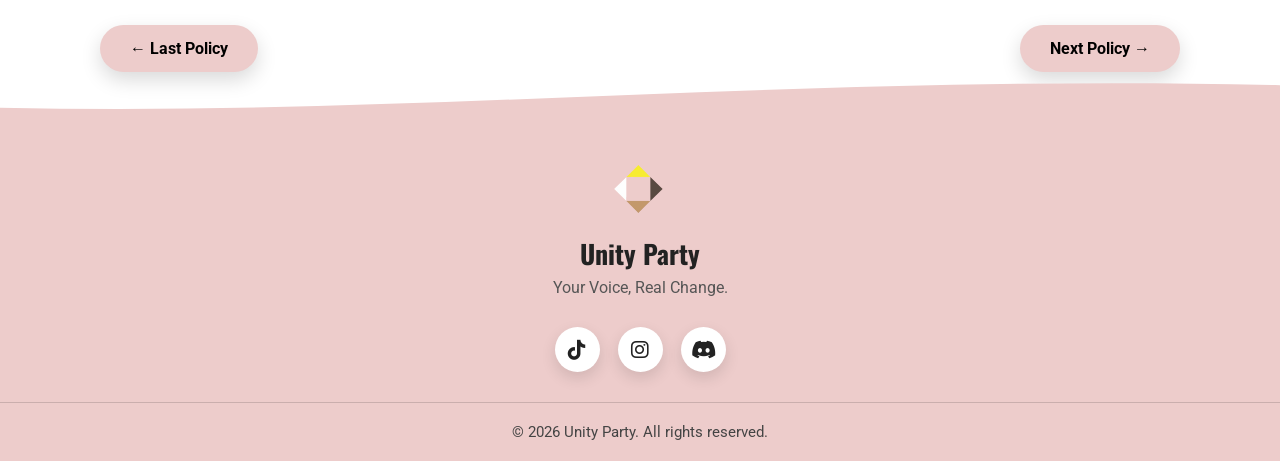
<file: greenenergy.html>
<!DOCTYPE html>
<html lang="en">

<head>
    <meta charset="UTF-8">
    <meta name="viewport" content="width=device-width, initial-scale=1.0">

    <title>Unity Party | Green Energy</title>

    <link rel="stylesheet" href="style.css">
    <link rel="icon" type="image/png" href="Images/image2.png">

    <!-- Google Fonts -->
    <link href="https://fonts.googleapis.com/css2?family=Oswald:wght@400;600&family=Roboto:wght@300;400;500&display=swap" rel="stylesheet">
    <link rel="stylesheet" href="https://cdnjs.cloudflare.com/ajax/libs/font-awesome/6.5.2/css/all.min.css">
</head>

<body>

<header>

      <div class="container nav">

        <a href="index.html" class="logo">
            <img src="Images/image.png" alt="Unity Party Logo">
        </a>

        <!-- Burger Menu -->
        <div class="menu-toggle" id="menu-toggle">
            ☰
        </div>

        <!-- Navigation -->
        <nav id="nav-menu">

            <a href="index.html"> Home </a>

            <a href="manifesto.html">Manifesto </a>


            <a href="https://discord.gg/X6yXEaePAM" class="join">
                Join
            </a>

            <a href="https://tinyurl.com/ypsz2ztv" class="donate">
                Donate
            </a>

        </nav>

    </div>

</header>

<!-- Hero Section -->

<section class="hero">

    <img src="Images/hero.png" alt="Unity Party Community">

    <div class="hero-overlay">

        <h2>
            
            Green Energy<br>
        </h2>

        <p>
            Our policy for Green Energy
        </p>

        

    </div>

</section>

<!-- Page Content -->

<main style="min-height: 80vh;">

<section class="our_plan" id="our-plan" style="scroll-margin-top:90px;">

    <div class="container plan-content">


        <!-- Text -->

        <div class="plan-text">

            


           <h3>Phasing out fossil fuels</h3>

<p>
    In the UK the current push to a cleaner, greener way of life and energy is not enough for the rapidly growing issue that is climate change.   

</p>
<hr class="section-divider">
<p>
    Climate change is acting more aggressive than ever and we need to combat that to ensure a safe future for our future generations and the planet itself. 

</p>
<hr class="section-divider">
<p>
We want to push green energy sources which are clean and renewable. This is to overall achieve net 0 by 2030, The unity party will:

</p>

<ul class="community-list">
    <li>Rely heavily on wind energy, this includes onshore wind (producing 60W) and offshore wind (producing around 90W).</li>

    <li>More solar farms producing major amounts of energy (around 150W).</li>

    <li>We will phase out the use of fossil fuels by 2035 by increasing the methods of removing carbon dioxide from the atmosphere using things like carbon capture, ect.</li>

</ul>

<p>
    Together we believe making Britain a greener country can have a worldwide, lasting impact on the health of our planet. 

</p>



        </div>


    </div>

</section>


<div class="policy-navigation">

    <a href="healthcare.html" class="policy-btn">
        ← Last Policy
    </a>

    <a href="nature.html" class="policy-btn">
        Next Policy →
    </a>

</div>




    
</main>

<!-- Burger Menu Script -->
<script>
const menuToggle = document.getElementById("menu-toggle");
const navMenu = document.getElementById("nav-menu");

menuToggle.addEventListener("click", () => {
    navMenu.classList.toggle("active");
});
</script>

<div class="footer-divider">
    <svg viewBox="0 0 1440 160" preserveAspectRatio="none">
        <path
            d="M0,95 C450,120 900,5 1440,35 L1440,160 L0,160 Z"
            fill="#EDCCCB">
        </path>
    </svg>
</div>

<footer class="footer">

    <div class="container footer-content">

        <div class="footer-logo">
            <img src="Images/image2.png" alt="Unity Party Logo">
            <div>
                <h2>Unity Party</h2>
                <p>Your Voice, Real Change.</p>
            </div>
        </div>

        <div class="footer-socials">

            <a href="https://www.tiktok.com/@partyforunity" aria-label="TikTok">
                <i class="fab fa-tiktok"></i>
            </a>

            <a href="https://www.instagram.com/theunityparty__/" aria-label="Instagram">
                <i class="fab fa-instagram"></i>
            </a>

            <a href="https://discord.gg/k3SNpj9Q53" aria-label="Discord">
                <i class="fab fa-discord"></i>
            </a>

        </div>

    </div>

    <hr>

    <div class="footer-bottom">
        <p>© 2026 Unity Party. All rights reserved.</p>
    </div>

</footer>

</body>

</html>
</file>
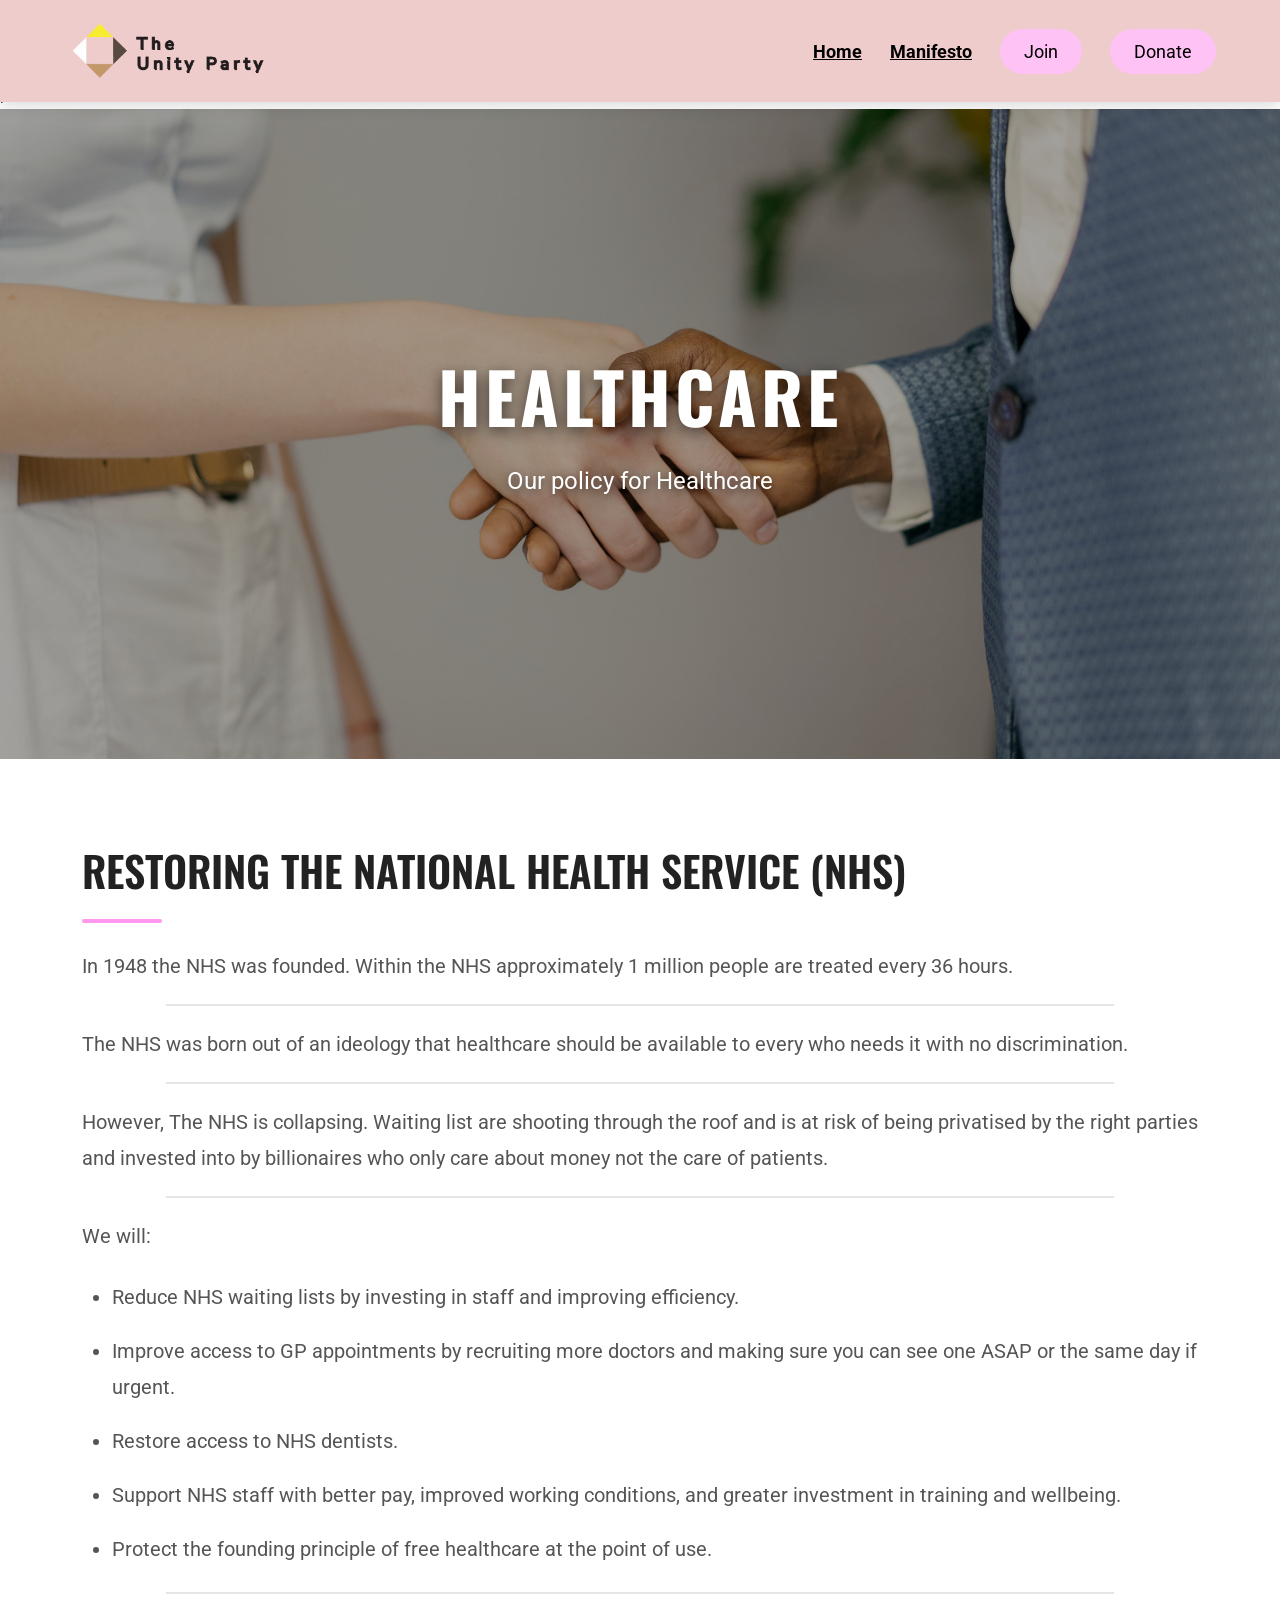
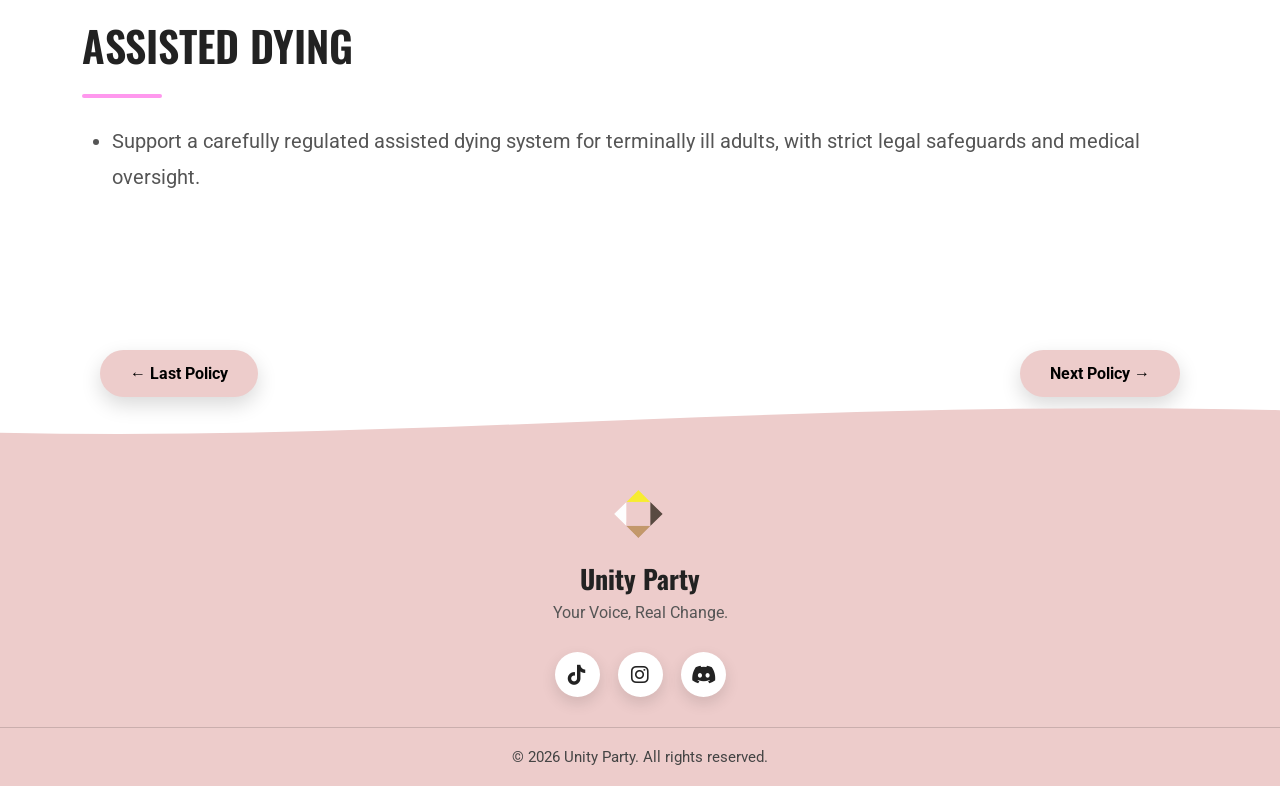
<file: healthcare.html>
<!DOCTYPE html>
<html lang="en">

<head>
    <meta charset="UTF-8">
    <meta name="viewport" content="width=device-width, initial-scale=1.0">

    <title>Unity Party | Healthcare</title>

    <link rel="stylesheet" href="style.css">
    <link rel="icon" type="image/png" href="Images/image2.png">

    <!-- Google Fonts -->
    <link href="https://fonts.googleapis.com/css2?family=Oswald:wght@400;600&family=Roboto:wght@300;400;500&display=swap" rel="stylesheet">
    <link rel="stylesheet" href="https://cdnjs.cloudflare.com/ajax/libs/font-awesome/6.5.2/css/all.min.css">
</head>

<body>

<header>

    <div class="container nav">

        <a href="index.html" class="logo">
            <img src="Images/image.png" alt="Unity Party Logo">
        </a>

        <!-- Burger Menu -->
        <div class="menu-toggle" id="menu-toggle">
            ☰
        </div>

        <!-- Navigation -->
        <nav id="nav-menu">

            <a href="index.html"> Home </a>

            <a href="manifesto.html">Manifesto </a>


            <a href="https://discord.gg/X6yXEaePAM" class="join">
                Join
            </a>

            <a href="https://tinyurl.com/ypsz2ztv" class="donate">
                Donate
            </a>

        </nav>

    </div>

</header>>

<!-- Hero Section -->

<section class="hero">

    <img src="Images/hero.png" alt="Unity Party Community">

    <div class="hero-overlay">

        <h2>
            
            Healthcare<br>
        </h2>

        <p>
            Our policy for Healthcare
        </p>

        

    </div>

</section>

<!-- Page Content -->

<main style="min-height: 80vh;">

<section class="our_plan" id="our-plan" style="scroll-margin-top:90px;">

    <div class="container plan-content">


        <!-- Text -->

        <div class="plan-text">

            


           <h3>Restoring the National Health Service (NHS)</h3>

<p>
    In 1948 the NHS was founded. Within the NHS approximately 1 million people are treated every 36 hours. 

</p>
<hr class="section-divider">

<p>
The NHS was born out of an ideology that healthcare should be available to every who needs it with no discrimination.
</p>
<hr class="section-divider">

<p>
However, The NHS is collapsing. Waiting list are shooting through the roof and is at risk of being privatised by the right parties and invested
 into by billionaires who only care about money not the care of patients.
</p>
<hr class="section-divider">

<p>
We will:
</p>


<ul class="community-list">
    <li>Reduce NHS waiting lists by investing in staff and improving efficiency.</li>

    <li>Improve access to GP appointments by recruiting more doctors and making sure you can see one ASAP or the same day if urgent.</li>

    <li>Restore access to NHS dentists.</li>

    <li>Support NHS staff with better pay, improved working conditions, and greater investment in training and wellbeing.</li>

    <li>Protect the founding principle of free healthcare at the point of use.</li>
</ul>

<hr class="section-divider">

<div class="plan-text">


           <h3>Assisted Dying</h3>

<ul class="community-list">
    <li>Support a carefully regulated assisted dying system for terminally ill adults, with strict legal safeguards and medical oversight.
</li>

</ul>
        </div>


    </div>

</section>


<div class="policy-navigation">

    <a href="housing.html" class="policy-btn">
        ← Last Policy
    </a>

    <a href="greenenergy.html" class="policy-btn">
        Next Policy →
    </a>

</div>




    
</main>

<!-- Burger Menu Script -->
<script>
const menuToggle = document.getElementById("menu-toggle");
const navMenu = document.getElementById("nav-menu");

menuToggle.addEventListener("click", () => {
    navMenu.classList.toggle("active");
});
</script>

<div class="footer-divider">
    <svg viewBox="0 0 1440 160" preserveAspectRatio="none">
        <path
            d="M0,95 C450,120 900,5 1440,35 L1440,160 L0,160 Z"
            fill="#EDCCCB">
        </path>
    </svg>
</div>

<footer class="footer">

    <div class="container footer-content">

        <div class="footer-logo">
            <img src="Images/image2.png" alt="Unity Party Logo">
            <div>
                <h2>Unity Party</h2>
                <p>Your Voice, Real Change.</p>
            </div>
        </div>

        <div class="footer-socials">

            <a href="https://www.tiktok.com/@partyforunity" aria-label="TikTok">
                <i class="fab fa-tiktok"></i>
            </a>

            <a href="https://www.instagram.com/theunityparty__/" aria-label="Instagram">
                <i class="fab fa-instagram"></i>
            </a>

            <a href="https://discord.gg/k3SNpj9Q53" aria-label="Discord">
                <i class="fab fa-discord"></i>
            </a>

        </div>

    </div>

    <hr>

    <div class="footer-bottom">
        <p>© 2026 Unity Party. All rights reserved.</p>
    </div>

</footer>

</body>

</html>
</file>
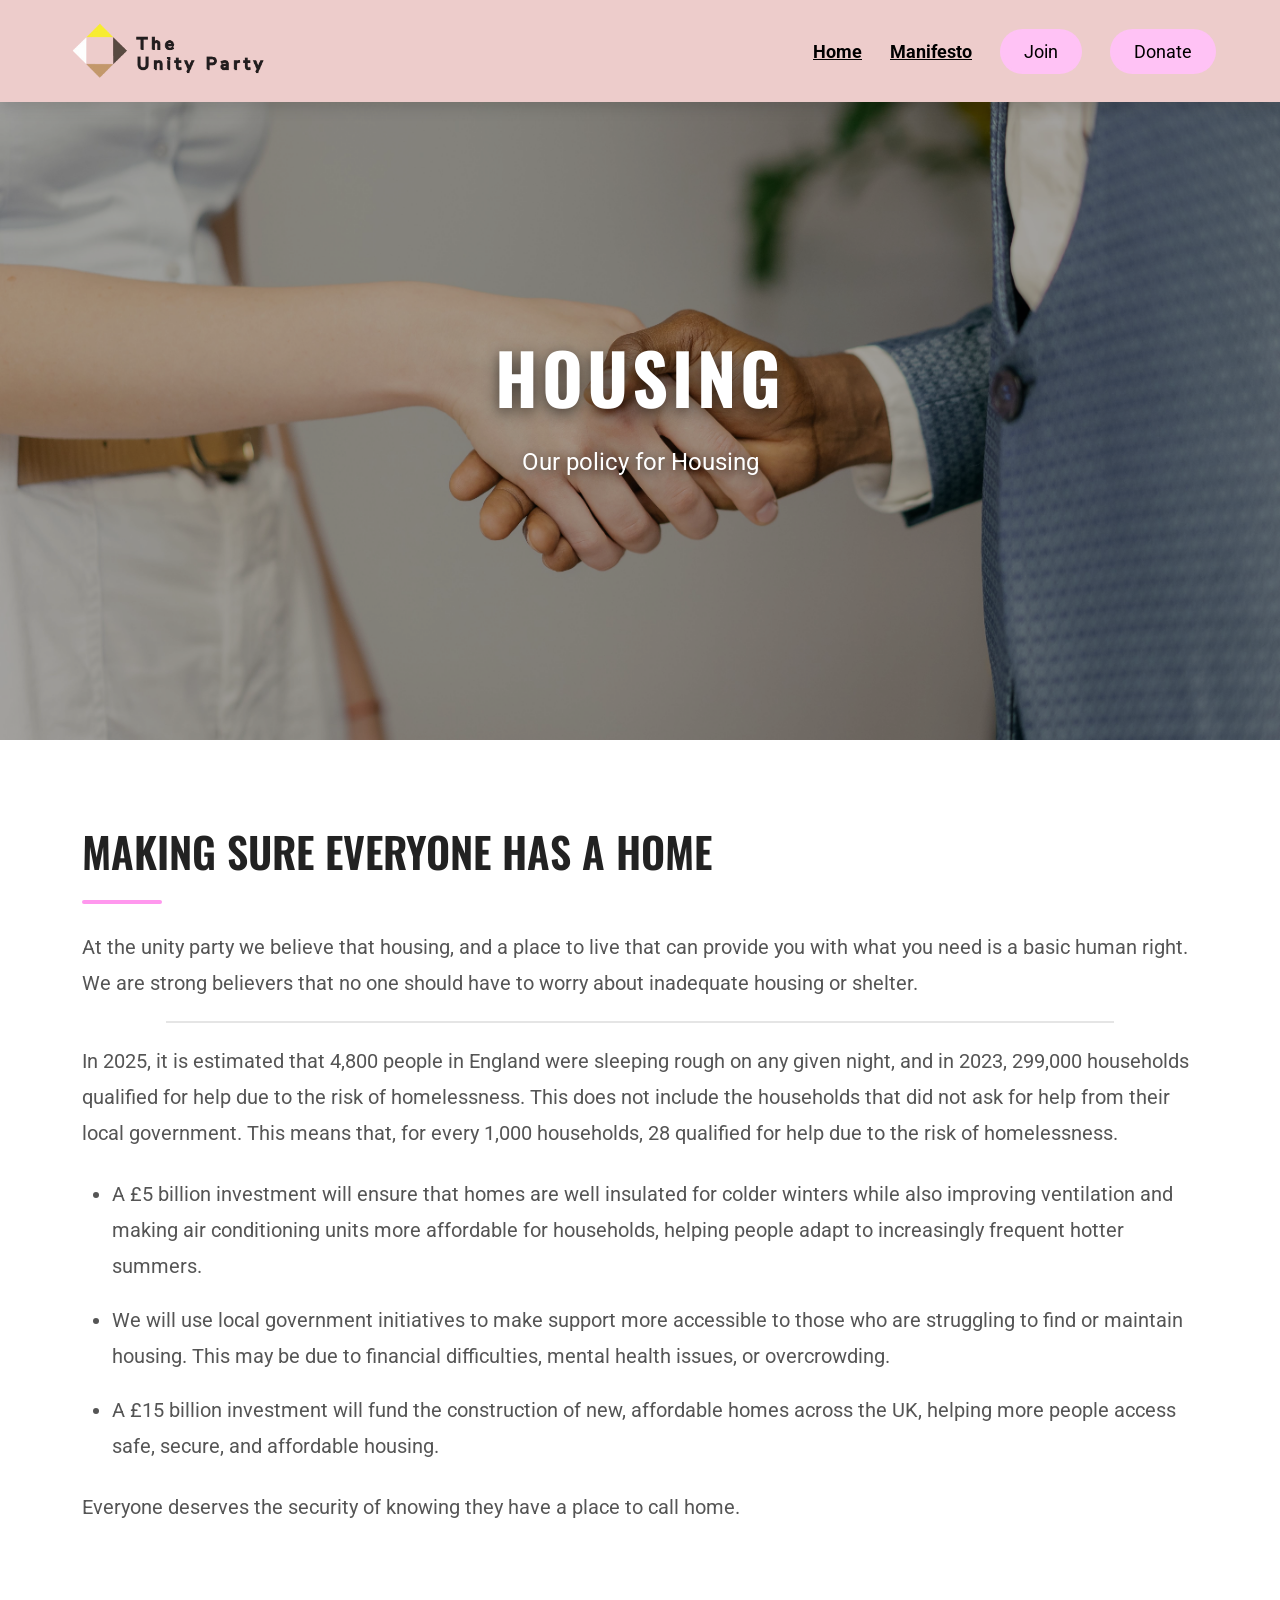
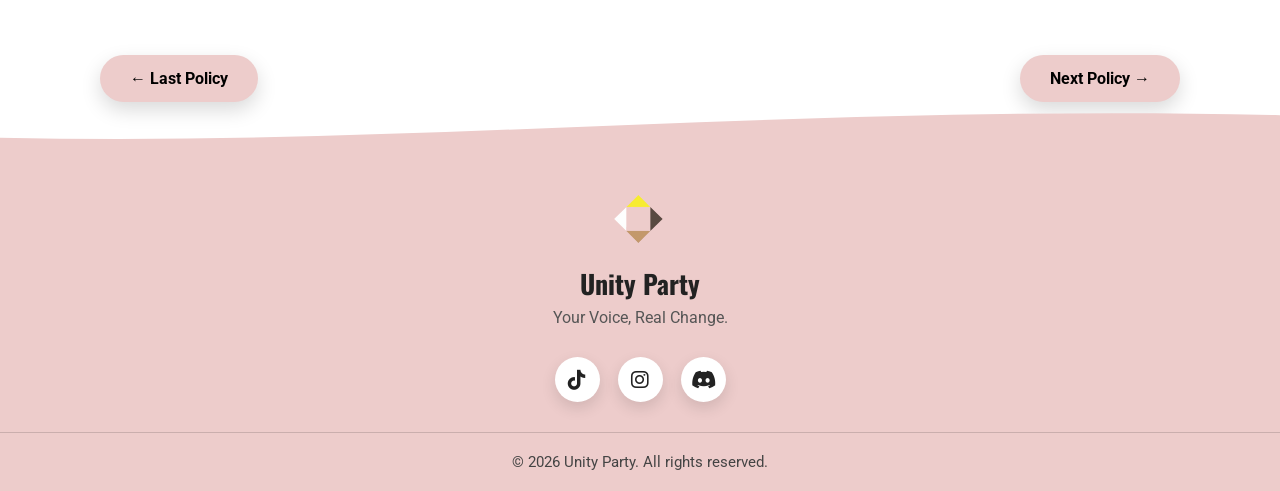
<file: housing.html>
<!DOCTYPE html>
<html lang="en">

<head>
    <meta charset="UTF-8">
    <meta name="viewport" content="width=device-width, initial-scale=1.0">

    <title>Unity Party | Housing</title>

    <link rel="stylesheet" href="style.css">
    <link rel="icon" type="image/png" href="Images/image2.png">

    <!-- Google Fonts -->
    <link href="https://fonts.googleapis.com/css2?family=Oswald:wght@400;600&family=Roboto:wght@300;400;500&display=swap" rel="stylesheet">
    <link rel="stylesheet" href="https://cdnjs.cloudflare.com/ajax/libs/font-awesome/6.5.2/css/all.min.css">
</head>

<body>

<header>

    <div class="container nav">

        <a href="index.html" class="logo">
            <img src="Images/image.png" alt="Unity Party Logo">
        </a>

        <!-- Burger Menu -->
        <div class="menu-toggle" id="menu-toggle">
            ☰
        </div>

        <!-- Navigation -->
        <nav id="nav-menu">

            <a href="index.html"> Home </a>

            <a href="manifesto.html">Manifesto </a>


            <a href="https://discord.gg/X6yXEaePAM" class="join">
                Join
            </a>

            <a href="https://tinyurl.com/ypsz2ztv" class="donate">
                Donate
            </a>

        </nav>

    </div>

</header>

<!-- Hero Section -->

<section class="hero">

    <img src="Images/hero.png" alt="Unity Party Community">

    <div class="hero-overlay">

        <h2>
            
            Housing<br>
        </h2>

        <p>
            Our policy for Housing
        </p>

        

    </div>

</section>

<!-- Page Content -->

<main style="min-height: 80vh;">

<section class="our_plan" id="our-plan" style="scroll-margin-top:90px;">

    <div class="container plan-content">


        <!-- Text -->

        <div class="plan-text">

            


           <h3>Making sure everyone has a home

           </h3>

<p>
    At the unity party we believe that housing, and a place to live that can provide you with what you need is a basic human right. 
    We are strong believers that no one should have to worry about inadequate housing or shelter. 

</p>
<hr class="section-divider">

<p>
   In 2025, it is estimated that 4,800 people in England were sleeping rough on any given night, and in 2023, 299,000 households qualified for help
    due to the risk of homelessness. This does not include the households that did not ask for help from their local government. This means that, for every 1,000 households,
     28 qualified for help due to the risk of homelessness.

</p>

<ul class="community-list">
    <li>A £5 billion investment will ensure that homes are well insulated for colder winters while also improving ventilation and making air conditioning units more affordable for households,
         helping people adapt to increasingly frequent hotter summers. </li>

    <li>We will use local government initiatives to make support more accessible to those who are struggling to find or maintain housing.
         This may be due to financial difficulties, mental health issues, or overcrowding. </li>

    <li>A £15 billion investment will fund the construction of new, affordable homes across the UK, helping more people access safe, secure, and affordable housing. </li>

</ul>

<p>
    Everyone deserves the security of knowing they have a place to call home.
</p>

        </div>


    </div>

</section>


<div class="policy-navigation">

    <a href="community.html" class="policy-btn">
        ← Last Policy
    </a>

    <a href="healthcare.html" class="policy-btn">
        Next Policy →
    </a>

</div>




    
</main>

<!-- Burger Menu Script -->
<script>
const menuToggle = document.getElementById("menu-toggle");
const navMenu = document.getElementById("nav-menu");

menuToggle.addEventListener("click", () => {
    navMenu.classList.toggle("active");
});
</script>

<div class="footer-divider">
    <svg viewBox="0 0 1440 160" preserveAspectRatio="none">
        <path
            d="M0,95 C450,120 900,5 1440,35 L1440,160 L0,160 Z"
            fill="#EDCCCB">
        </path>
    </svg>
</div>

<footer class="footer">

    <div class="container footer-content">

        <div class="footer-logo">
            <img src="Images/image2.png" alt="Unity Party Logo">
            <div>
                <h2>Unity Party</h2>
                <p>Your Voice, Real Change.</p>
            </div>
        </div>

        <div class="footer-socials">

            <a href="https://www.tiktok.com/@partyforunity" aria-label="TikTok">
                <i class="fab fa-tiktok"></i>
            </a>

            <a href="https://www.instagram.com/theunityparty__/" aria-label="Instagram">
                <i class="fab fa-instagram"></i>
            </a>

            <a href="https://discord.gg/k3SNpj9Q53" aria-label="Discord">
                <i class="fab fa-discord"></i>
            </a>

        </div>

    </div>

    <hr>

    <div class="footer-bottom">
        <p>© 2026 Unity Party. All rights reserved.</p>
    </div>

</footer>

</body>

</html>
</file>
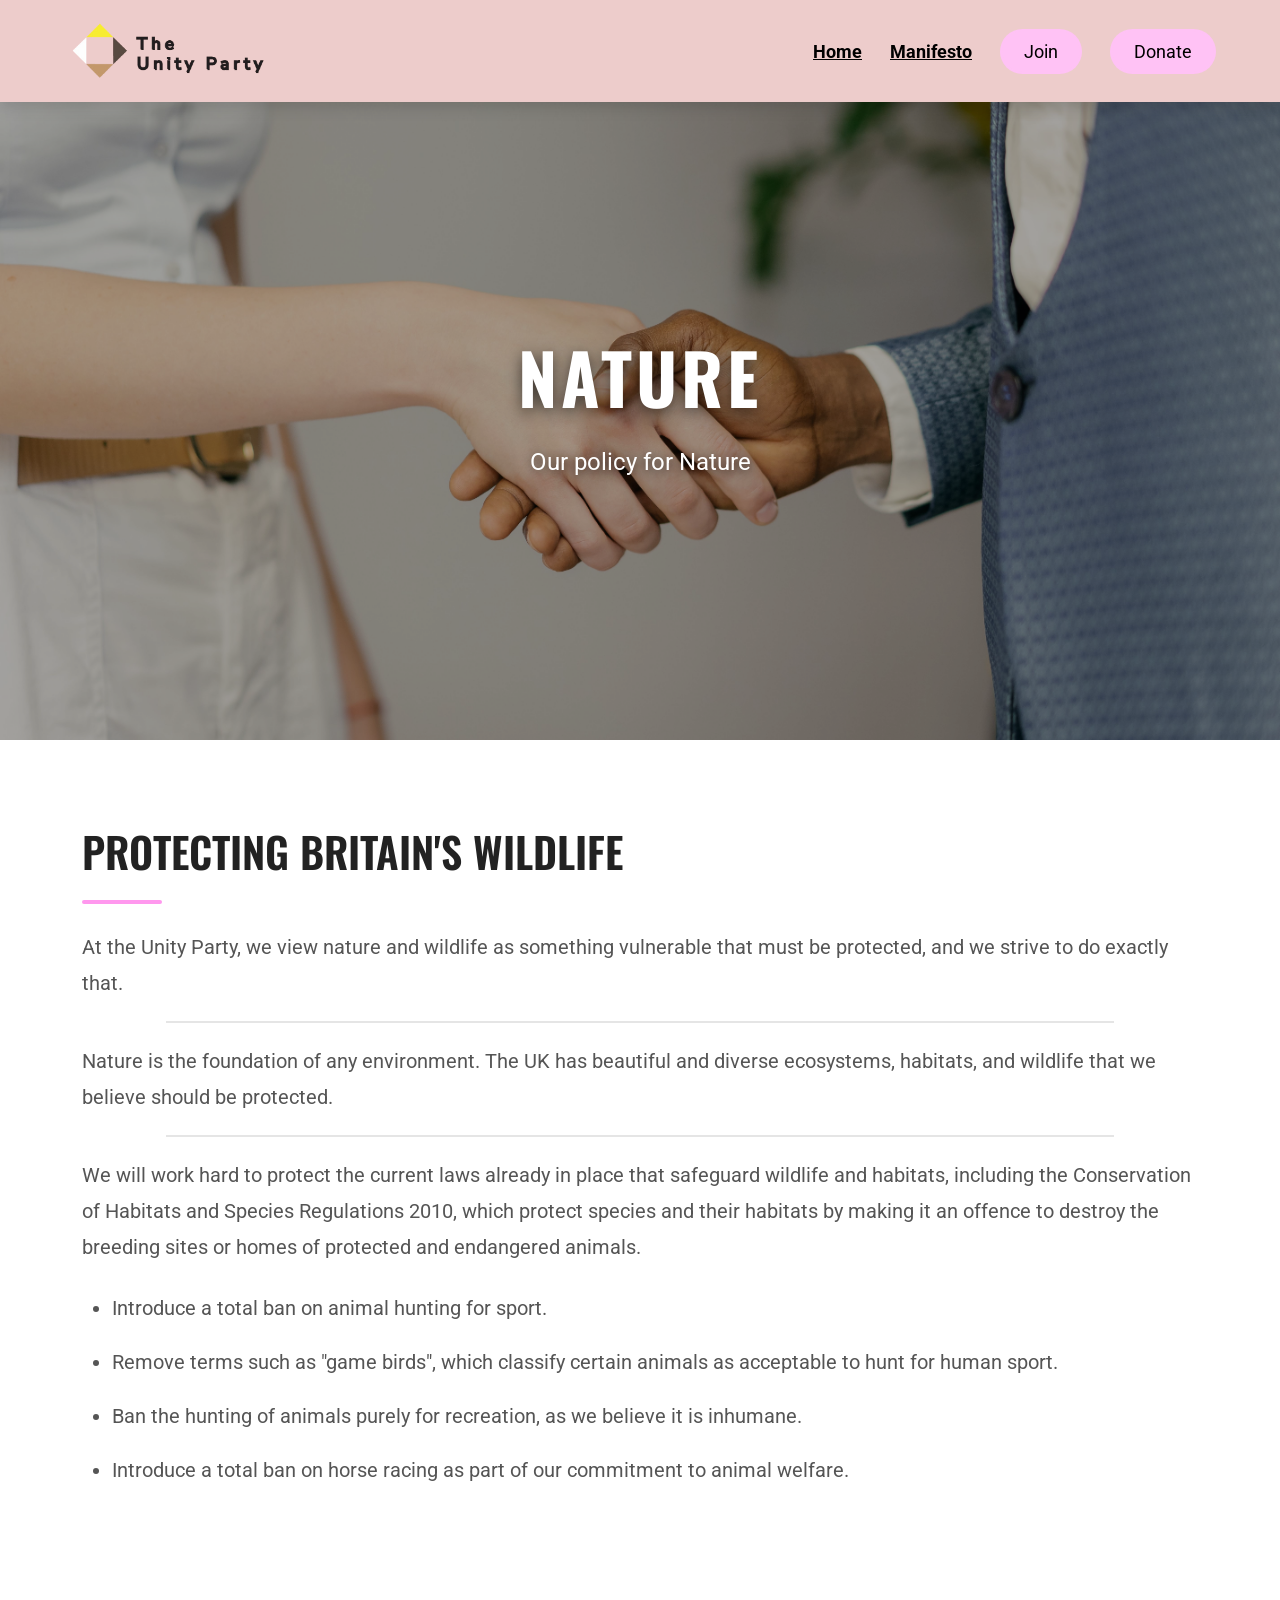
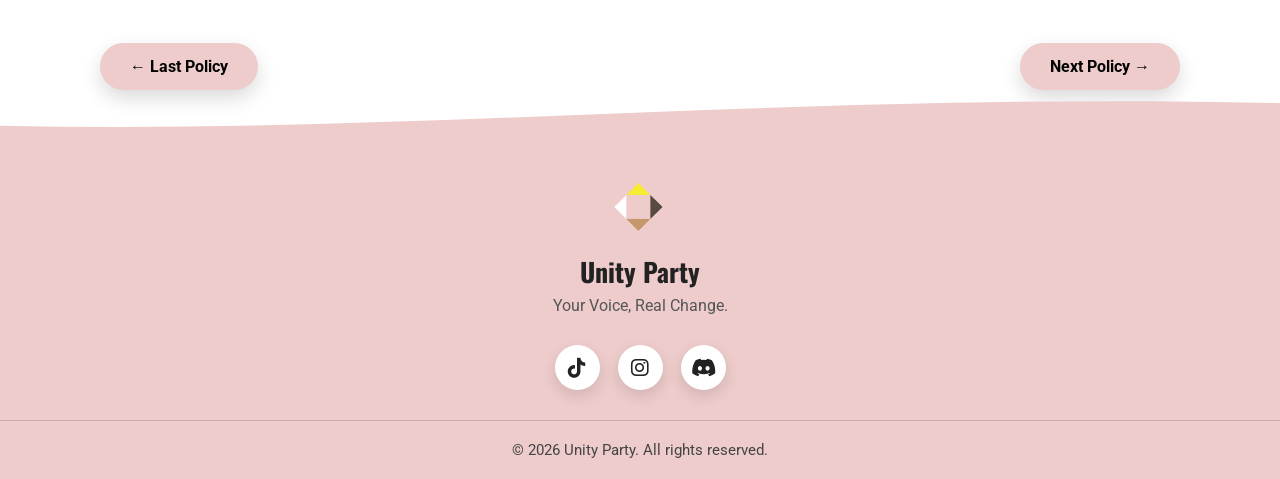
<file: nature.html>
<!DOCTYPE html>
<html lang="en">

<head>
    <meta charset="UTF-8">
    <meta name="viewport" content="width=device-width, initial-scale=1.0">

    <title>Unity Party | Nature</title>

    <link rel="stylesheet" href="style.css">
    <link rel="icon" type="image/png" href="Images/image2.png">

    <!-- Google Fonts -->
    <link href="https://fonts.googleapis.com/css2?family=Oswald:wght@400;600&family=Roboto:wght@300;400;500&display=swap" rel="stylesheet">
    <link rel="stylesheet" href="https://cdnjs.cloudflare.com/ajax/libs/font-awesome/6.5.2/css/all.min.css">
</head>

<body>

<header>

      <div class="container nav">

        <a href="index.html" class="logo">
            <img src="Images/image.png" alt="Unity Party Logo">
        </a>

        <!-- Burger Menu -->
        <div class="menu-toggle" id="menu-toggle">
            ☰
        </div>

        <!-- Navigation -->
        <nav id="nav-menu">

            <a href="index.html"> Home </a>

            <a href="manifesto.html">Manifesto </a>


            <a href="https://discord.gg/X6yXEaePAM" class="join">
                Join
            </a>

            <a href="https://tinyurl.com/ypsz2ztv" class="donate">
                Donate
            </a>

        </nav>

    </div>

</header>

<!-- Hero Section -->

<section class="hero">

    <img src="Images/hero.png" alt="Unity Party Community">

    <div class="hero-overlay">

        <h2>
            
            Nature<br>
        </h2>

        <p>
            Our policy for Nature
        </p>

        

    </div>

</section>

<!-- Page Content -->

<main style="min-height: 80vh;">

<section class="our_plan" id="our-plan" style="scroll-margin-top:90px;">

    <div class="container plan-content">


        <!-- Text -->

        <div class="plan-text">

            


           <h3>Protecting Britain's Wildlife</h3>

<p>
    At the Unity Party, we view nature and wildlife as something vulnerable that must be protected, and we strive to do exactly that.

</p>
<hr class="section-divider">
<p>
    Nature is the foundation of any environment. The UK has beautiful and diverse ecosystems, habitats, and wildlife that we believe should be protected.
</p>
<hr class="section-divider">

<p>We will work hard to protect the current laws already in place that safeguard wildlife and habitats, including the Conservation of Habitats and Species Regulations 2010, 
which protect species and their habitats by making it an offence to destroy the breeding sites or homes of protected and endangered animals.</p>

<ul class="community-list">
    <li>Introduce a total ban on animal hunting for sport.</li>

    <li>Remove terms such as "game birds", which classify certain animals as acceptable to hunt for human sport.</li>

    <li>Ban the hunting of animals purely for recreation, as we believe it is inhumane.</li>

    <li>Introduce a total ban on horse racing as part of our commitment to animal welfare.</li>
</ul>

        </div>


    </div>

</section>


<div class="policy-navigation">

    <a href="greenenergy.html" class="policy-btn">
        ← Last Policy
    </a>

    <a href="farming.html" class="policy-btn">
        Next Policy →
    </a>

</div>




    
</main>

<!-- Burger Menu Script -->
<script>
const menuToggle = document.getElementById("menu-toggle");
const navMenu = document.getElementById("nav-menu");

menuToggle.addEventListener("click", () => {
    navMenu.classList.toggle("active");
});
</script>

<div class="footer-divider">
    <svg viewBox="0 0 1440 160" preserveAspectRatio="none">
        <path
            d="M0,95 C450,120 900,5 1440,35 L1440,160 L0,160 Z"
            fill="#EDCCCB">
        </path>
    </svg>
</div>

<footer class="footer">

    <div class="container footer-content">

        <div class="footer-logo">
            <img src="Images/image2.png" alt="Unity Party Logo">
            <div>
                <h2>Unity Party</h2>
                <p>Your Voice, Real Change.</p>
            </div>
        </div>

        <div class="footer-socials">

            <a href="https://www.tiktok.com/@partyforunity" aria-label="TikTok">
                <i class="fab fa-tiktok"></i>
            </a>

            <a href="https://www.instagram.com/theunityparty__/" aria-label="Instagram">
                <i class="fab fa-instagram"></i>
            </a>

            <a href="https://discord.gg/k3SNpj9Q53" aria-label="Discord">
                <i class="fab fa-discord"></i>
            </a>

        </div>

    </div>

    <hr>

    <div class="footer-bottom">
        <p>© 2026 Unity Party. All rights reserved.</p>
    </div>

</footer>

</body>

</html>
</file>
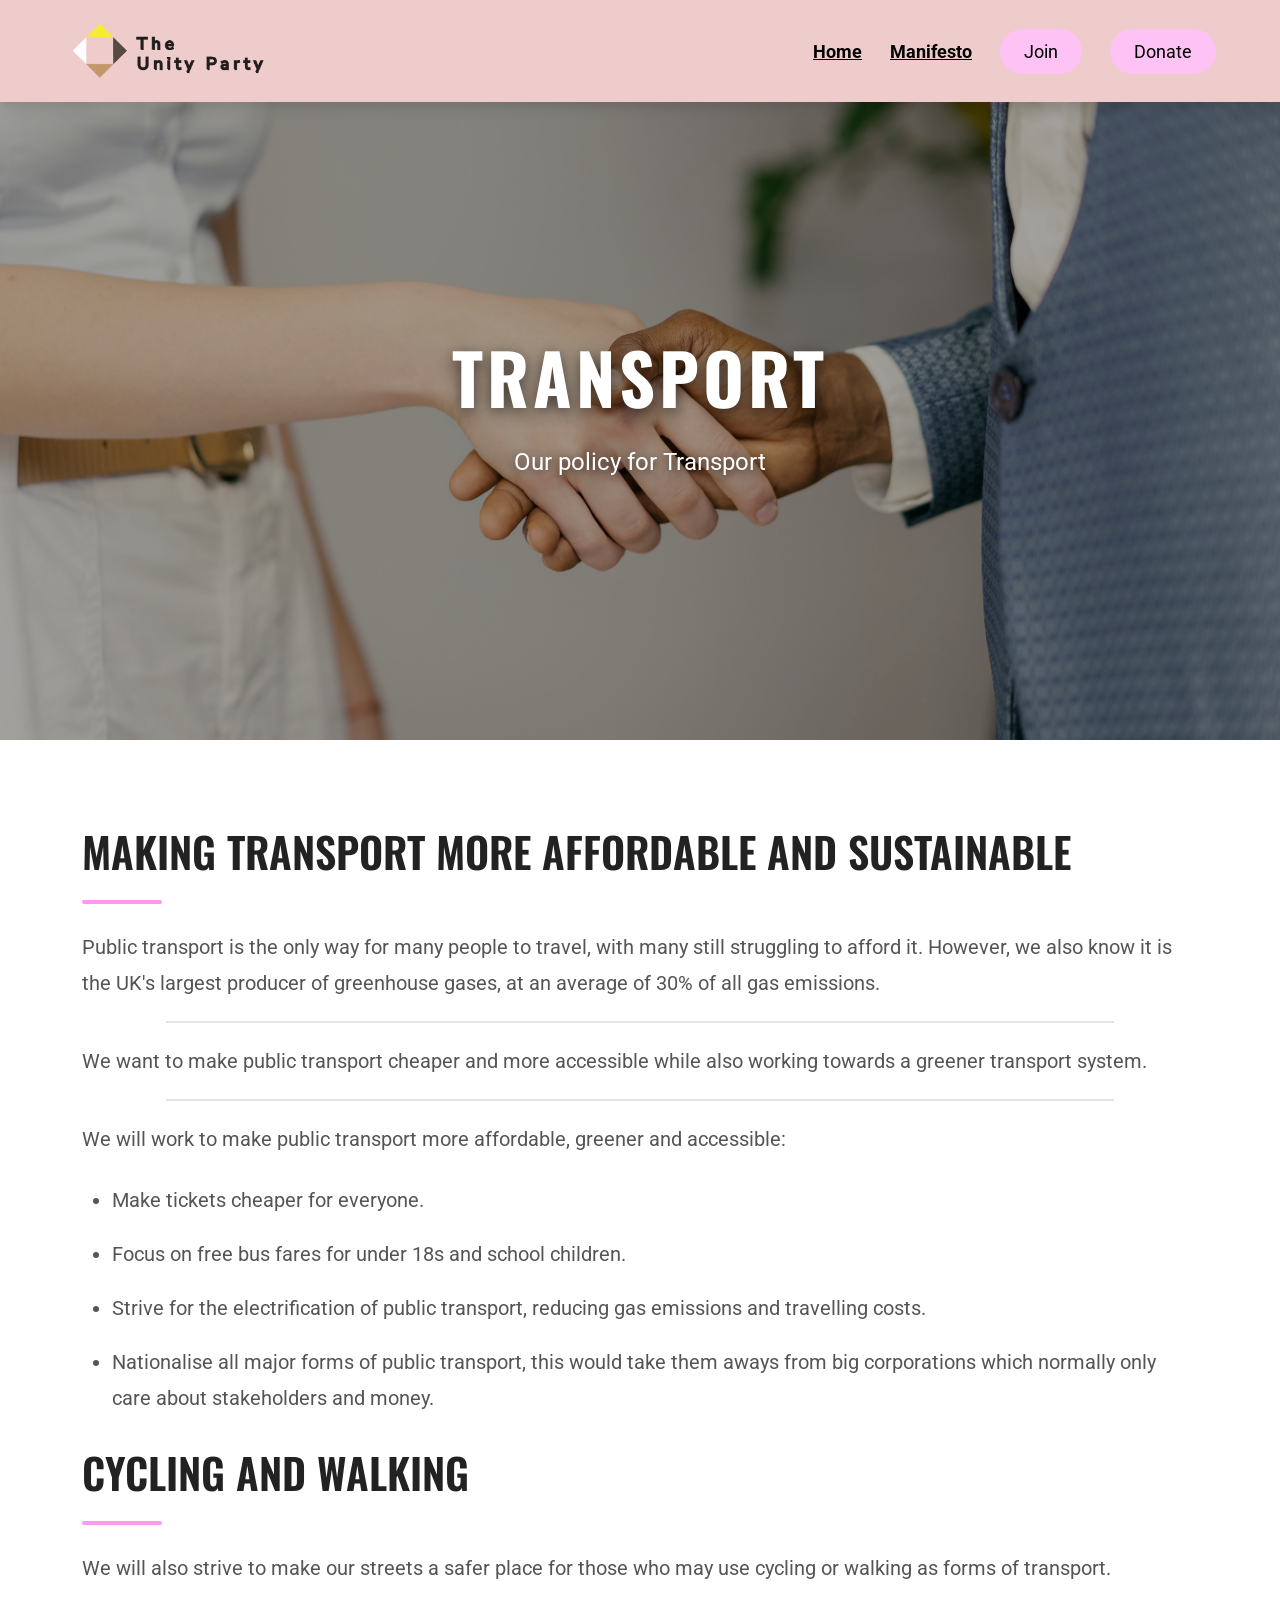
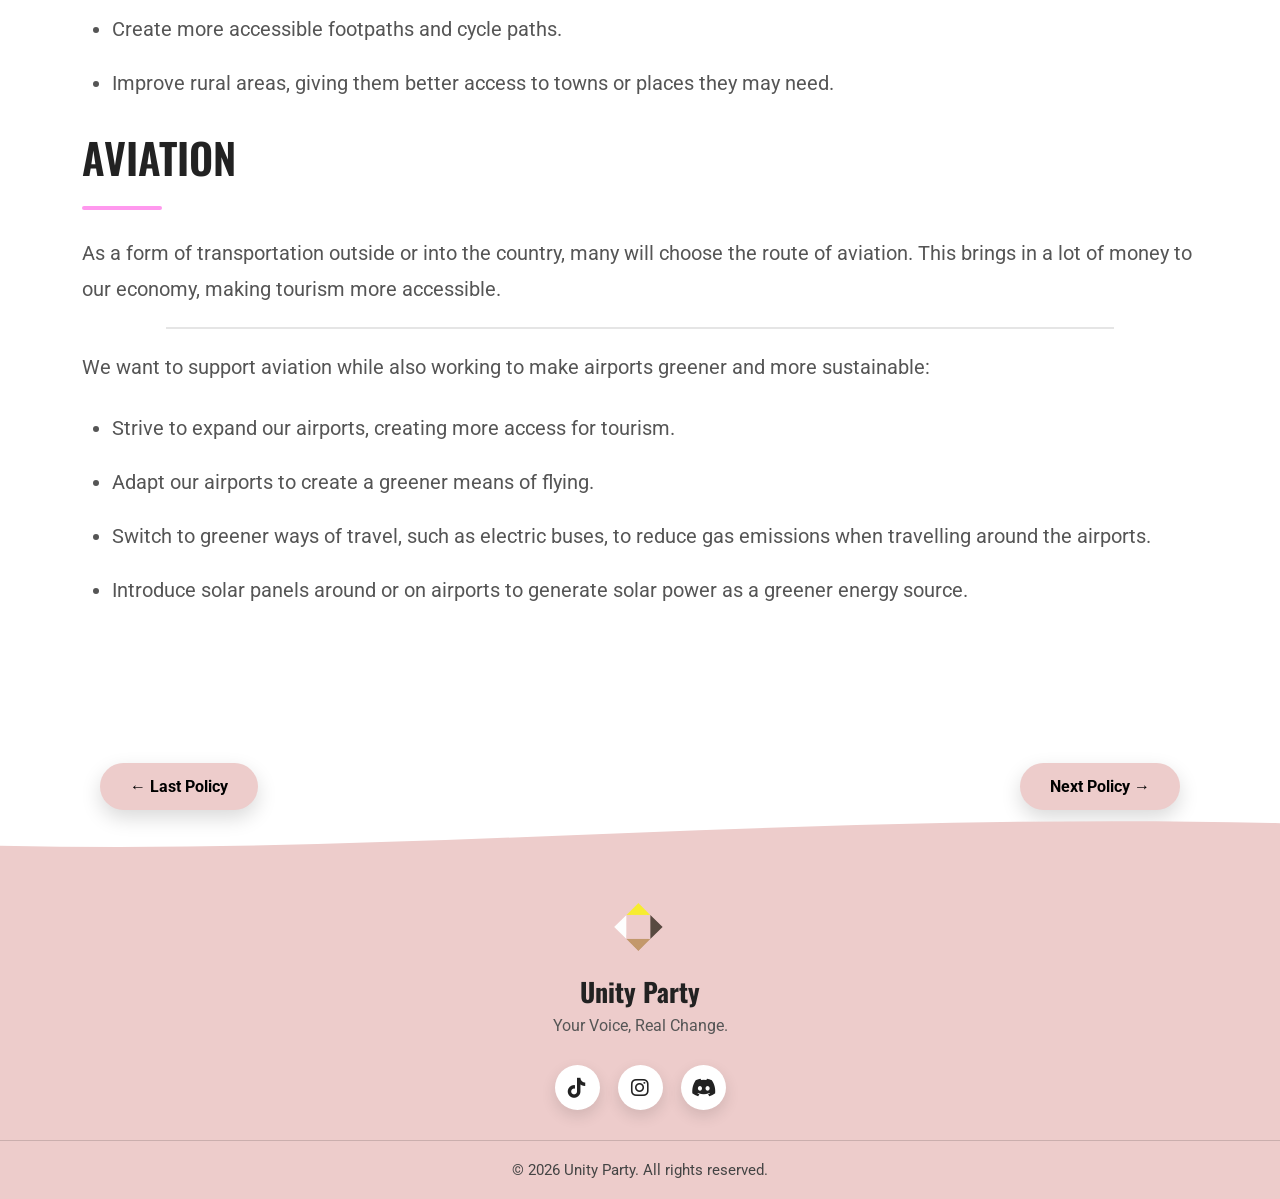
<file: transport.html>
<!DOCTYPE html>
<html lang="en">

<head>
    <meta charset="UTF-8">
    <meta name="viewport" content="width=device-width, initial-scale=1.0">

    <title>Unity Party | Transport</title>

    <link rel="stylesheet" href="style.css">
    <link rel="icon" type="image/png" href="Images/image2.png">

    <!-- Google Fonts -->
    <link href="https://fonts.googleapis.com/css2?family=Oswald:wght@400;600&family=Roboto:wght@300;400;500&display=swap" rel="stylesheet">
    <link rel="stylesheet" href="https://cdnjs.cloudflare.com/ajax/libs/font-awesome/6.5.2/css/all.min.css">
</head>

<body>

<header>

      <div class="container nav">

        <a href="index.html" class="logo">
            <img src="Images/image.png" alt="Unity Party Logo">
        </a>

        <!-- Burger Menu -->
        <div class="menu-toggle" id="menu-toggle">
            ☰
        </div>

        <!-- Navigation -->
        <nav id="nav-menu">

            <a href="index.html"> Home </a>

            <a href="manifesto.html">Manifesto </a>


            <a href="https://discord.gg/X6yXEaePAM" class="join">
                Join
            </a>

            <a href="https://tinyurl.com/ypsz2ztv" class="donate">
                Donate
            </a>

        </nav>

    </div>

</header>

<!-- Hero Section -->

<section class="hero">

    <img src="Images/hero.png" alt="Unity Party Community">

    <div class="hero-overlay">

        <h2>
            
            Transport<br>
        </h2>

        <p>
            Our policy for Transport
        </p>

        

    </div>

</section>

<!-- Page Content -->

<main style="min-height: 80vh;">

<section class="our_plan" id="our-plan" style="scroll-margin-top:90px;">

    <div class="container plan-content">


        <!-- Text -->

        <div class="plan-text">

            


           <h3>Making Transport More Affordable and Sustainable</h3>

<p>
    Public transport is the only way for many people to travel, with many still struggling to afford it. 
    However, we also know it is the UK's largest producer of greenhouse gases, at an average of 30% of all gas emissions.

</p>
<hr class="section-divider">
<p>
    We want to make public transport cheaper and more accessible while also working towards a greener transport system.
</p>
<hr class="section-divider">
<p>
    We will work to make public transport more affordable, greener and accessible:
</p>

<ul class="community-list">
    <li>Make tickets cheaper for everyone.</li>

    <li>Focus on free bus fares for under 18s and school children.</li>

    <li>Strive for the electrification of public transport, reducing gas emissions and travelling costs.</li>

    <li>Nationalise all major forms of public transport, this would take them aways from big corporations which normally only care about stakeholders and money.</li>

</ul>

<h3>Cycling and Walking</h3>

<p>
    We will also strive to make our streets a safer place for those who may use cycling or walking as forms of transport.
</p>

<ul class="community-list">
    <li>Create more accessible footpaths and cycle paths.</li>

    <li>Improve rural areas, giving them better access to towns or places they may need.</li>


</ul>

<h3>Aviation</h3>

<p>
    As a form of transportation outside or into the country, many will choose the route of aviation. 
    This brings in a lot of money to our economy, making tourism more accessible.
</p>
<hr class="section-divider">
<p>
    We want to support aviation while also working to make airports greener and more sustainable:
</p>

<ul class="community-list">
    <li>Strive to expand our airports, creating more access for tourism.</li>

    <li>Adapt our airports to create a greener means of flying.</li>

    <li>Switch to greener ways of travel, such as electric buses, to reduce gas emissions when travelling around the airports.</li>

    <li>Introduce solar panels around or on airports to generate solar power as a greener energy source.</li>


</ul>

        </div>


    </div>

</section>


<div class="policy-navigation">

    <a href="farming.html" class="policy-btn">
        ← Last Policy
    </a>

    <a href="education.html" class="policy-btn">
        Next Policy →
    </a>

</div>




    
</main>

<!-- Burger Menu Script -->
<script>
const menuToggle = document.getElementById("menu-toggle");
const navMenu = document.getElementById("nav-menu");

menuToggle.addEventListener("click", () => {
    navMenu.classList.toggle("active");
});
</script>

<div class="footer-divider">
    <svg viewBox="0 0 1440 160" preserveAspectRatio="none">
        <path
            d="M0,95 C450,120 900,5 1440,35 L1440,160 L0,160 Z"
            fill="#EDCCCB">
        </path>
    </svg>
</div>

<footer class="footer">

    <div class="container footer-content">

        <div class="footer-logo">
            <img src="Images/image2.png" alt="Unity Party Logo">
            <div>
                <h2>Unity Party</h2>
                <p>Your Voice, Real Change.</p>
            </div>
        </div>

        <div class="footer-socials">

            <a href="https://www.tiktok.com/@partyforunity" aria-label="TikTok">
                <i class="fab fa-tiktok"></i>
            </a>

            <a href="https://www.instagram.com/theunityparty__/" aria-label="Instagram">
                <i class="fab fa-instagram"></i>
            </a>

            <a href="https://discord.gg/k3SNpj9Q53" aria-label="Discord">
                <i class="fab fa-discord"></i>
            </a>

        </div>

    </div>

    <hr>

    <div class="footer-bottom">
        <p>© 2026 Unity Party. All rights reserved.</p>
    </div>

</footer>

</body>

</html>
</file>
<file: style.css>
html{
    scroll-behavior:smooth;
}



*{
    margin:0;
    padding:0;
    box-sizing:border-box;
}

body{
    font-family:Roboto,sans-serif;
    background:#fff;
    padding-top:90px;
}

/* Header */

header{
    background:#EDCCCB;
    padding:18px 0;
    position:fixed;
    top:0;
    left:0;
    width:100%;
    z-index:1000;
    box-shadow:0 4px 15px rgba(0,0,0,0.15);
}

.container{
    width:90%;
    max-width:1400px;
    margin:auto;
}

.nav{
    display:flex;
    justify-content:space-between;
    align-items:center;
}

.logo{
    display:flex;
    align-items:center;
    gap:15px;
    text-decoration: none;
}

.logo img{
    width:220px;
}

.logo h1{
    color:black;
    font-size:32px;
    font-weight:700;
}

/* Burger Menu */

.menu-toggle{
    display:none;
    font-size:35px;
    cursor:pointer;
    color:black;
    user-select:none;
}

nav{
    display:flex;
    align-items:center;
    gap:28px;
}

nav a{
    color:black;
    font-size:18px;
    font-weight:bold;
    text-decoration:bold;
}

nav a:hover{
    color:black;
}


.join,
.donate {
    position: relative;
    display: inline-flex;
    align-items: center;
    justify-content: center;
    padding: 12px 24px;
    border-radius: 50px;
    overflow: hidden;
    background: #ffc2f5;
    color: black;
    font-weight: normal;
    text-decoration: none;
    font-size: 18px; /* <-- Explicitly sets both to the same size */
    border: none;
    cursor: pointer;
    z-index: 1;
    transition: transform 0.25s ease, box-shadow 0.25s ease;
}

.join:hover,
.donate:hover {
    transform: scale(1.08);
    box-shadow: 0 8px 25px rgba(209, 75, 185, 0.45);
}


.join:hover::before,
.donate:hover::before {
    content: "";
    position: absolute;
    top: 50%;
    left: 50%;
    width: 200%;
    height: 300%;
    transform: translate(-50%, -50%);

    background: conic-gradient(
        from 0deg,
        transparent 60%,
        #d14bb9 90%,
        transparent 100%
    );

    z-index: -2;
    animation: moveGlow 2s linear infinite;
}


.join::after,
.donate::after {
    content: "";
    position: absolute;
    inset: 2px;
    border-radius: 48px;
    background: #ffc2f5;
    z-index: -1;
}

@keyframes moveGlow {
    from {
        transform: translate(-50%, -50%) rotate(0deg);
    }
    to {
        transform: translate(-50%, -50%) rotate(360deg);
    }
}




/* ================= HERO ================= */

.hero{
    position:relative;
    width:100%;
    overflow:hidden;
}

.hero img{
    width:100%;
    height:650px;
    object-fit:cover;
    display:block;
}

.hero::before{
    content:"";
    position:absolute;
    top:0;
    left:0;
    width:100%;
    height:100%;
    background:rgba(0,0,0,0.35);
    z-index:1;
}

.hero-overlay{
    position:absolute;
    top:50%;
    left:50%;
    transform:translate(-50%,-50%);
    text-align:center;
    color:white;
    z-index:2;
    animation:fadeIn 1s ease;
}

.hero-overlay h2{
    font-family:Oswald,sans-serif;
    font-size:70px;
    font-weight:700;
    text-transform:uppercase;
    letter-spacing:4px;
    text-shadow:0 4px 15px rgba(0,0,0,.6);
    margin-bottom:20px;
}

.hero-overlay p{
    font-size:24px;
    margin-bottom:30px;
    text-shadow:0 2px 10px rgba(0,0,0,.6);
}

.hero-btn{
    display:inline-block;
    background:#EDCCCB;
    color:black;
    text-decoration:none;
    font-weight:bold;
    padding:16px 40px;
    border-radius:40px;
    transition:.3s;
}

.hero-btn:hover{
    background:#ff98ee;
    transform:translateY(-3px);
    box-shadow:0 8px 20px rgba(0,0,0,.3);
}

@keyframes fadeIn{
    from{
        opacity:0;
        transform:translate(-50%,-45%);
    }
    to{
        opacity:1;
        transform:translate(-50%,-50%);
    }
}


/* ================= INTRO SECTION ================= */

.intro{
    text-align:center;
    padding:80px 20px;
    background:#fff;
}

.intro h3{
    max-width:900px;
    margin:0 auto 35px;
    font-family:Oswald,sans-serif;
    font-size:42px;
    font-weight:600;
    line-height:1.3;
    letter-spacing:1px;
    color:#222;
    text-transform:uppercase;
}

.intro h3::after{
    content:"";
    display:block;
    width:80px;
    height:4px;
    background:#ff98ee;
    margin:25px auto 0;
    border-radius:10px;
}


.intro button{
    background:#EDCCCB;
    color:black;
    border:none;
    padding:16px 45px;
    font-size:18px;
    font-weight:bold;
    cursor:pointer;
    border-radius:50px;
    transition:.3s;
    box-shadow:0 8px 20px rgba(0,0,0,.15);
}


.intro button:hover{
    background:#ff98ee;
    transform:translateY(-5px);
    box-shadow:0 12px 25px rgba(0,0,0,.25);
}

/* ================= SECTION DIVIDER ================= */

.section-divider{
    width:85%;
    margin:20px auto;
    border:none;
    border-top:2px solid #e5e5e5;
}


.section-divider2{
   gap: 10px;
}


/* ================= OUR PLAN ================= */

.our_plan{
    padding:80px 20px;
    background:#fff;
    scroll-margin-top:90px;
}

.plan-content{
    display:flex;
    justify-content:space-between;
    align-items:center;
    gap:60px;
}

.plan-text{
    flex:1;
}

.plan-text h3{
    font-family:Oswald,sans-serif;
    font-size:42px;
    font-weight:600;
    text-transform:uppercase;
    color:#222;
    margin-bottom:25px;
}

.plan-text h3::after{
    content:"";
    display:block;
    width:80px;
    height:4px;
    background:#ff98ee;
    margin-top:18px;
    border-radius:10px;
}

.plan-text p{
    font-size:20px;
    line-height:1.8;
    color:#555;
    text-align:left;
}

.plan-image{
    flex:1;
    display:flex;
    justify-content:center;
}

.plan-image img{
    max-width:420px;
    width:100%;
    height:auto;
}


/* ================= OUR PEOPLE ================= */

.team{
    padding:80px 20px;
    background:#fff;
}

.team-heading{
    text-align:center;
    margin-bottom:60px;
}

.team-heading h3{
    font-family:Oswald,sans-serif;
    font-size:42px;
    font-weight:600;
    text-transform:uppercase;
    color:#222;
}

.team-heading h3::after{
    content:"";
    display:block;
    width:80px;
    height:4px;
    background:#ff98ee;
    margin:20px auto;
    border-radius:10px;
}

.team-heading p{
    max-width:700px;
    margin:auto;
    font-size:20px;
    color:#555;
    line-height:1.7;
}

.team-grid{
    display:flex;
    justify-content:center;
    gap:40px;
    flex-wrap:wrap;
}

.profile-card{
    background:white;
    width:340px;
    padding:35px 30px;
    border-radius:20px;
    text-align:center;
    box-shadow:0 12px 30px rgba(0,0,0,.12);
    transition:.35s ease;
}

.profile-card:hover{
    transform:translateY(-10px);
    box-shadow:0 20px 40px rgba(0,0,0,.2);
}

.profile-card img{
    width:150px;
    height:150px;
    border-radius:50%;
    object-fit:cover;
    border:6px solid #EDCCCB;
    margin-bottom:20px;
}

.profile-card h4{
    font-family:Oswald,sans-serif;
    font-size:28px;
    color:#222;
    margin-bottom:8px;
}

.profile-card h5{
    color:#ff98ee;
    font-size:18px;
    margin-bottom:18px;
    text-transform:uppercase;
    letter-spacing:1px;
}

.profile-card p{
    font-size:17px;
    color:#555;
    line-height:1.8;
}

/* ================= COMMUNITY PAGE LIST ================= */

.community-list{
    margin:25px 0;
    padding-left:30px;
}

.community-list li{
    margin-bottom:18px;
    line-height:1.8;
    color:#555;
    font-size:20px;
}

/* ================= POLICY NAVIGATION ================= */

.policy-navigation{
    display:flex;
    justify-content:space-between;
    align-items:center;
    margin-top:50px;
    width:100%;
}

/* ================= POLICY NAVIGATION ================= */

.policy-navigation{
    display:flex;
    justify-content:space-between;
    align-items:center;
    margin-top:50px;
    width:100%;
    padding:0 100px;
}

.policy-btn{
    display:inline-block;
    background:#EDCCCB;
    color:black;
    text-decoration:none;
    font-weight:bold;
    padding:14px 30px;
    border-radius:40px;
    transition:.3s;
    box-shadow:0 8px 20px rgba(0,0,0,.15);
}

.policy-btn:hover{
    background:#ff98ee;
    transform:translateY(-3px);
    box-shadow:0 10px 25px rgba(0,0,0,.2);
}
/* ================= FOOTER ================= */

.footer{
    background:#EDCCCB;
    margin-top:80px;
    padding-top:40px;
}

.footer-content{
    display:flex;
    justify-content:space-between;
    align-items:center;
    gap:40px;
    padding-bottom:30px;
}

.footer-logo{
    display:flex;
    align-items:center;
    gap:18px;
}

.footer-logo img{
    width:70px;
}

.footer-logo h2{
    font-family:Oswald,sans-serif;
    font-size:30px;
    color:#222;
    margin-bottom:5px;
}

.footer-logo p{
    color:#555;
    font-size:16px;
}

.footer-socials{
    display:flex;
    gap:18px;
}

.footer-socials a{
    width:50px;
    height:50px;
    border-radius:50%;
    background:white;
    color:#222;
    display:flex;
    align-items:center;
    justify-content:center;
    text-decoration:none;
    font-size:22px;
    transition:.3s;
    box-shadow:0 6px 15px rgba(0,0,0,.12);
}

.footer-socials a:hover{
    background:#ff98ee;
    color:black;
    transform:translateY(-5px);
}

.footer hr{
    border:none;
    border-top:1px solid rgba(0,0,0,.15);
}

.footer-bottom{
    text-align:center;
    padding:20px;
}

.footer-bottom p{
    color:#444;
    font-size:15px;
}

/* ================= FOOTER DIVIDER ================= */

.footer-divider{
    line-height:0;
    overflow:hidden;
    margin-bottom:-2px;
}

.footer-divider svg{
    display:block;
    width:100%;
    height:120px;
}

.footer{
    background:#EDCCCB;
    margin-top:0;
    padding-top:40px;
}

/* ================= TABLETS ================= */

@media screen and (max-width:1024px){

body{
    padding-top:85px;
}

.container{
    width:95%;
}

.nav{
    position:relative;
}

.menu-toggle{
    display:block;
}

nav{
    display:none;
    flex-direction:column;
    position:absolute;
    top:90px;
    right:0;
    width:260px;
    background:#EDCCCB;
    padding:20px;
    border-radius:10px;
    box-shadow:0 8px 20px rgba(0,0,0,.2);
    gap:18px;
    z-index:10;
}

nav.active{
    display:flex;
}

.logo img{
    width:200px;
}

.logo h1{
    font-size:28px;
}

.hero img{
    height:500px;
}

.hero-overlay h2{
    font-size:48px;
}

.hero-overlay p{
    font-size:20px;
}

.hero-btn{
    padding:14px 30px;
}

/* Our Plan */

.plan-content{
    gap:40px;
}

.plan-text h3{
    font-size:34px;
}

.plan-text p{
    font-size:18px;
}

.plan-image img{
    max-width:320px;
}

}

/* Footer */

.footer-content{
    gap:30px;
}

.footer-logo img{
    width:60px;
}

.footer-logo h2{
    font-size:26px;
}

.footer-socials a{
    width:45px;
    height:45px;
    font-size:20px;
}

/* ================= PHONES ================= */

@media screen and (max-width:768px){

body{
    padding-top:75px;
}

header{
    padding:15px 0;
}

.container{
    width:95%;
}

.nav{
    position:relative;
}

.logo img{
    width:200px;
}

.logo h1{
    font-size:24px;
}

.menu-toggle{
    display:block;
}

nav{
    display:none;
    flex-direction:column;
    position:absolute;
    top:80px;
    right:0;
    width:230px;
    background:#EDCCCB;
    padding:20px;
    border-radius:10px;
    box-shadow:0 8px 20px rgba(0,0,0,.2);
    gap:18px;
    z-index:10;
}

nav.active{
    display:flex;
}

nav a{
    font-size:16px;
}

.join,
.donate{
    width:100%;
}

.hero img{
    height:350px;
}

.hero-overlay{
    width:90%;
}

.hero-overlay h2{
    font-size:30px;
}

.hero-overlay p{
    font-size:16px;
}

.hero-btn{
    padding:12px 24px;
    font-size:15px;
}

.intro h3{
    font-size:20px;
}

.intro button{
    width:100%;
}

/* Divider */

.section-divider{
    width:90%;
}

/* Our Plan */

.our_plan{
    padding:60px 20px;
    scroll-margin-top:75px;
}

.plan-content{
    flex-direction:column-reverse;
    text-align:center;
    gap:30px;
}

.plan-text h3{
    font-size:24px;
}

.plan-text h3::after{
    margin:18px auto 0;
}

.plan-text p{
    text-align:center;
    font-size:16px;
    line-height:1.7;
}

.plan-image img{
    max-width:220px;
}

/* Our People */

.team{
    padding:60px 20px;
}

.team-heading h3{
    font-size:24px;
}

.team-heading p{
    font-size:16px;
}

.team-grid{
    gap:25px;
}

.profile-card{
    width:100%;
    max-width:350px;
}

.profile-card img{
    width:120px;
    height:120px;
}

.profile-card h4{
    font-size:24px;
}

.profile-card p{
    font-size:16px;
}

.policy-navigation{
    flex-direction:column;
    gap:20px;
    padding:0;
}

.policy-btn{
    width:100%;
    text-align:center;
}

}

/* Footer */

.footer{
    margin-top:0;
    padding-top:30px;
}

.footer-content{
    flex-direction:column;
    text-align:center;
}

.footer-logo{
    flex-direction:column;
}

.footer-socials{
    justify-content:center;
    flex-wrap:wrap;
}

.footer-socials a{
    width:45px;
    height:45px;
}

/* Wave */

.footer-divider{
    height:60px;
    overflow:hidden;
    margin:0;
}

.footer-divider svg{
    height:60px;
    width:100%;
    display:block;
}
</file>
